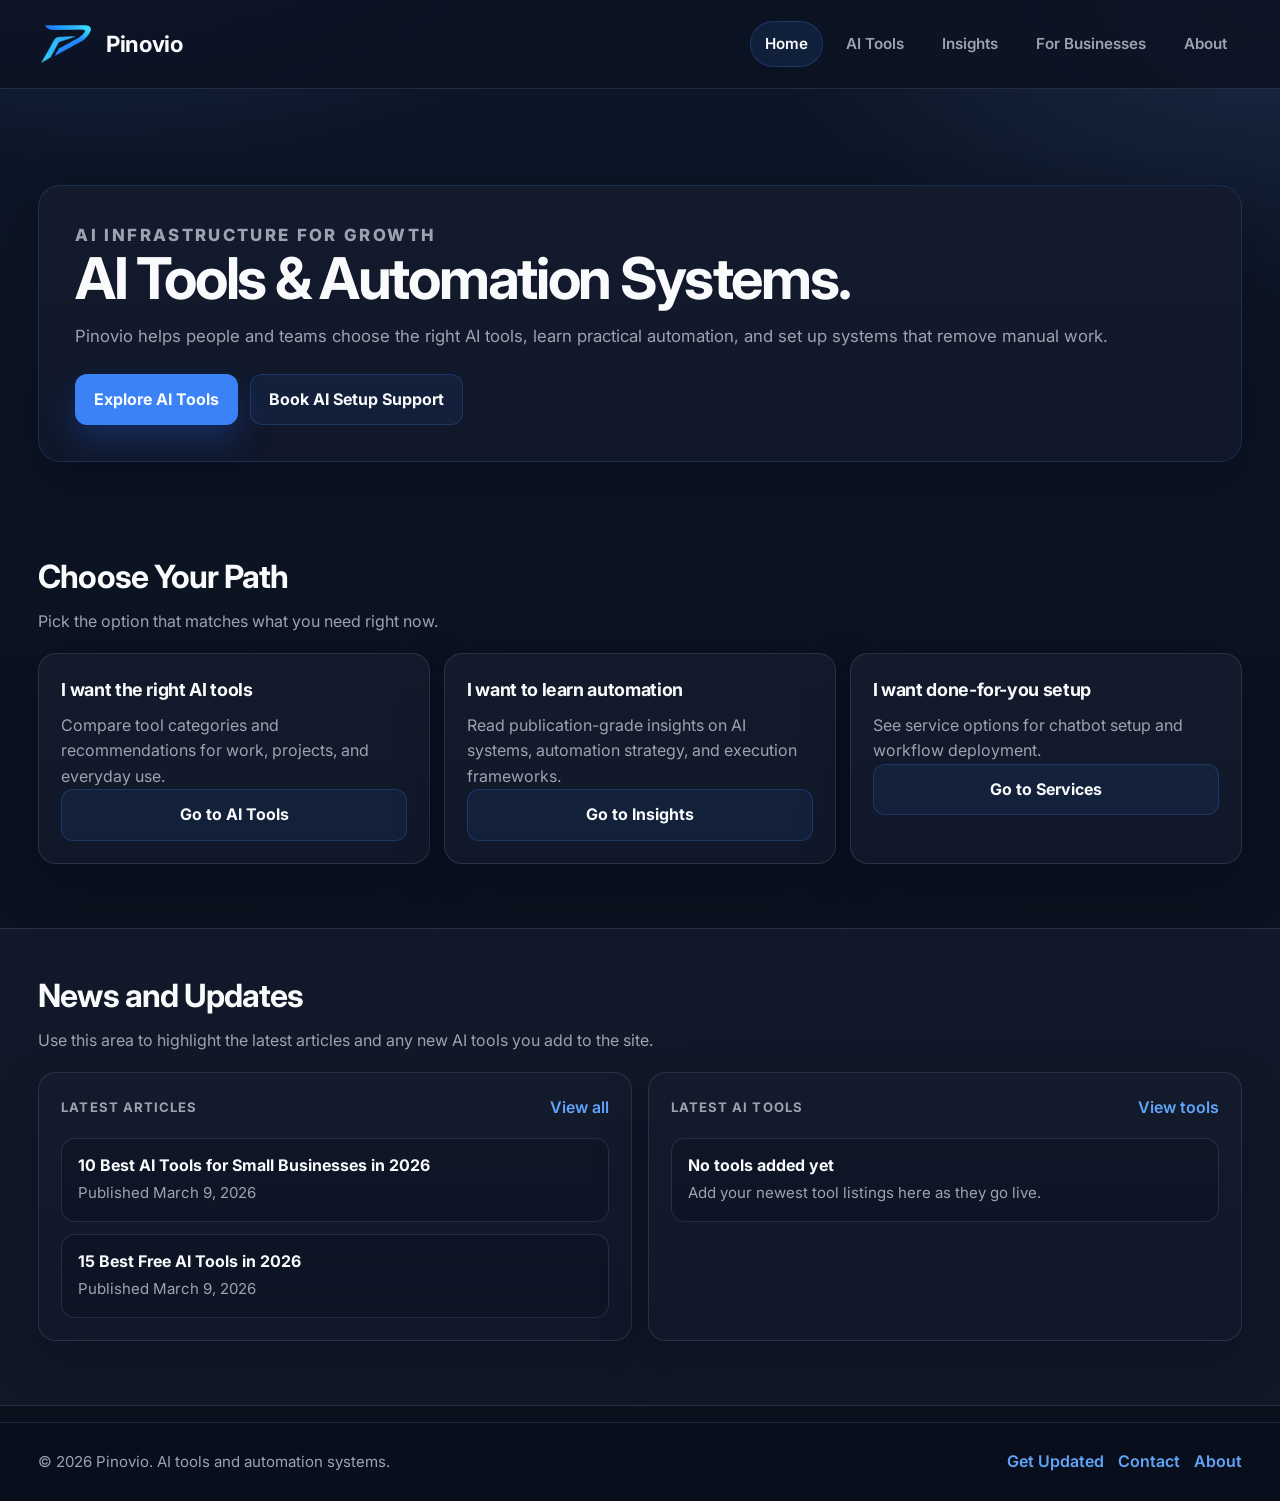
<file: index.html>
<!DOCTYPE html>
<html lang="en">
<head>
  <meta charset="UTF-8">
  <meta name="viewport" content="width=device-width, initial-scale=1.0">
  <title>Pinovio | AI Tools &amp; Automation Systems</title>
  <meta name="description" content="Pinovio helps people discover AI tools, automation systems, chatbots, and productivity stacks that improve speed, output, and operational performance.">
  <link rel="stylesheet" href="style.css?v=20260309">
</head>
<body>
  <div class="email-modal" aria-hidden="true">
    <div class="modal-card" role="dialog" aria-modal="true" aria-labelledby="signup-title">
      <button class="modal-close" type="button" aria-label="Close email signup">×</button>
      <p class="eyebrow">Get Updates</p>
      <h2 id="signup-title">Get AI tools and automation insights</h2>
      <p class="modal-copy">Short updates on new tools, practical workflows, and implementation playbooks.</p>
      <form class="email-capture-form" novalidate>
        <label for="modal-email">Email</label>
        <div class="email-row">
          <input id="modal-email" name="email" type="email" placeholder="you@example.com" required>
          <button type="submit" class="button button-primary">Join</button>
        </div>
        <p class="email-note" aria-live="polite"></p>
      </form>
    </div>
  </div>

  <header class="site-header">
    <div class="container nav-row">
      <a class="brand" href="index.html" aria-label="Pinovio home">
        <img src="assets/pinovio-logo-header.png" alt="Pinovio logo">
        <span>Pinovio</span>
      </a>
      <nav class="site-nav" aria-label="Primary">
        <a href="index.html" aria-current="page">Home</a>
        <a href="accessories.html">AI Tools</a>
        <a href="insights.html">Insights</a>
        <a href="for-businesses.html">For Businesses</a>
        <a href="about.html">About</a>
      </nav>
    </div>
  </header>

  <main>
    <section class="hero">
      <div class="container hero-layout hero-layout-single">
        <div class="hero-copy">
          <p class="eyebrow">AI Infrastructure for Growth</p>
          <h1>AI Tools &amp; Automation Systems.</h1>
          <p>Pinovio helps people and teams choose the right AI tools, learn practical automation, and set up systems that remove manual work.</p>
          <div class="hero-actions">
            <a class="button button-primary" href="accessories.html">Explore AI Tools</a>
            <a class="button button-secondary" href="for-businesses.html">Book AI Setup Support</a>
          </div>
        </div>
      </div>
    </section>

    <section class="section">
      <div class="container">
        <h2>Choose Your Path</h2>
        <p class="section-intro">Pick the option that matches what you need right now.</p>
        <div class="decision-grid">
          <article class="card decision-card">
            <h3>I want the right AI tools</h3>
            <p>Compare tool categories and recommendations for work, projects, and everyday use.</p>
            <a class="button button-secondary" href="accessories.html">Go to AI Tools</a>
          </article>
          <article class="card decision-card">
            <h3>I want to learn automation</h3>
            <p>Read publication-grade insights on AI systems, automation strategy, and execution frameworks.</p>
            <a class="button button-secondary" href="insights.html">Go to Insights</a>
          </article>
          <article class="card decision-card">
            <h3>I want done-for-you setup</h3>
            <p>See service options for chatbot setup and workflow deployment.</p>
            <a class="button button-secondary" href="for-businesses.html">Go to Services</a>
          </article>
        </div>
      </div>
    </section>

    <section class="section section-muted">
      <div class="container">
        <h2>News and Updates</h2>
        <p class="section-intro">Use this area to highlight the latest articles and any new AI tools you add to the site.</p>
        <div class="grid grid-2">
          <article class="card update-card">
            <div class="update-card-header">
              <p class="publication-meta">Latest Articles</p>
              <a href="insights.html">View all</a>
            </div>
            <div class="update-list">
              <a class="update-item" href="best-ai-tools-small-businesses-2026.html">
                <span class="update-title">10 Best AI Tools for Small Businesses in 2026</span>
                <span class="update-meta">Published March 9, 2026</span>
              </a>
              <a class="update-item" href="best-free-ai-tools-2026.html">
                <span class="update-title">15 Best Free AI Tools in 2026</span>
                <span class="update-meta">Published March 9, 2026</span>
              </a>
            </div>
          </article>

          <article class="card update-card">
            <div class="update-card-header">
              <p class="publication-meta">Latest AI Tools</p>
              <a href="accessories.html">View tools</a>
            </div>
            <div class="update-list">
              <div class="update-item update-item-static">
                <span class="update-title">No tools added yet</span>
                <span class="update-meta">Add your newest tool listings here as they go live.</span>
              </div>
            </div>
          </article>
        </div>
      </div>
    </section>

  </main>

  <footer class="site-footer">
    <div class="container footer-row">
      <p>© 2026 Pinovio. AI tools and automation systems.</p>
      <div class="footer-links">
        <a href="#join-updates" data-open-signup>Get Updated</a>
        <a href="contact.html">Contact</a>
        <a href="about.html">About</a>
      </div>
    </div>
  </footer>
  <script>
    (() => {
      const modal = document.querySelector('.email-modal');
      const closeButton = document.querySelector('.modal-close');
      const form = document.querySelector('.email-capture-form');
      const note = form?.querySelector('.email-note');
      const openTriggers = document.querySelectorAll('[data-open-signup]');

      if (!modal || !form) return;

      const openModal = () => {
        modal.classList.add('show');
        modal.setAttribute('aria-hidden', 'false');
        document.body.classList.add('modal-open');
      };

      const closeModal = () => {
        modal.classList.remove('show');
        modal.setAttribute('aria-hidden', 'true');
        document.body.classList.remove('modal-open');
      };

      const openedFromHash = window.location.hash === '#join-updates';
      if (openedFromHash) {
        openModal();
        if (window.history?.replaceState) {
          window.history.replaceState(null, '', window.location.pathname + window.location.search);
        }
      }

      openTriggers.forEach((trigger) => {
        trigger.addEventListener('click', (event) => {
          event.preventDefault();
          openModal();
        });
      });

      closeButton?.addEventListener('click', closeModal);
      modal.addEventListener('click', (event) => {
        if (event.target === modal) closeModal();
      });
      window.addEventListener('keydown', (event) => {
        if (event.key === 'Escape' && modal.classList.contains('show')) closeModal();
      });

      form.addEventListener('submit', async (event) => {
        event.preventDefault();
        const emailInput = form.elements.email;
        const email = emailInput.value.trim();
        const setNote = (text) => {
          if (note) note.textContent = text;
        };
        if (!email) {
          setNote('Please enter your email.');
          return;
        }

        setNote('Submitting...');
        try {
          const response = await fetch('/signup', {
            method: 'POST',
            headers: { 'Content-Type': 'application/json' },
            body: JSON.stringify({ email }),
          });
          if (!response.ok) throw new Error('signup-failed');
          setNote('Thanks. You are on the list.');
          emailInput.value = '';
          setTimeout(closeModal, 700);
        } catch (_) {
          setNote('Could not submit. Please try again.');
        }
      });
    })();
  </script>
</body>
</html>
</file>
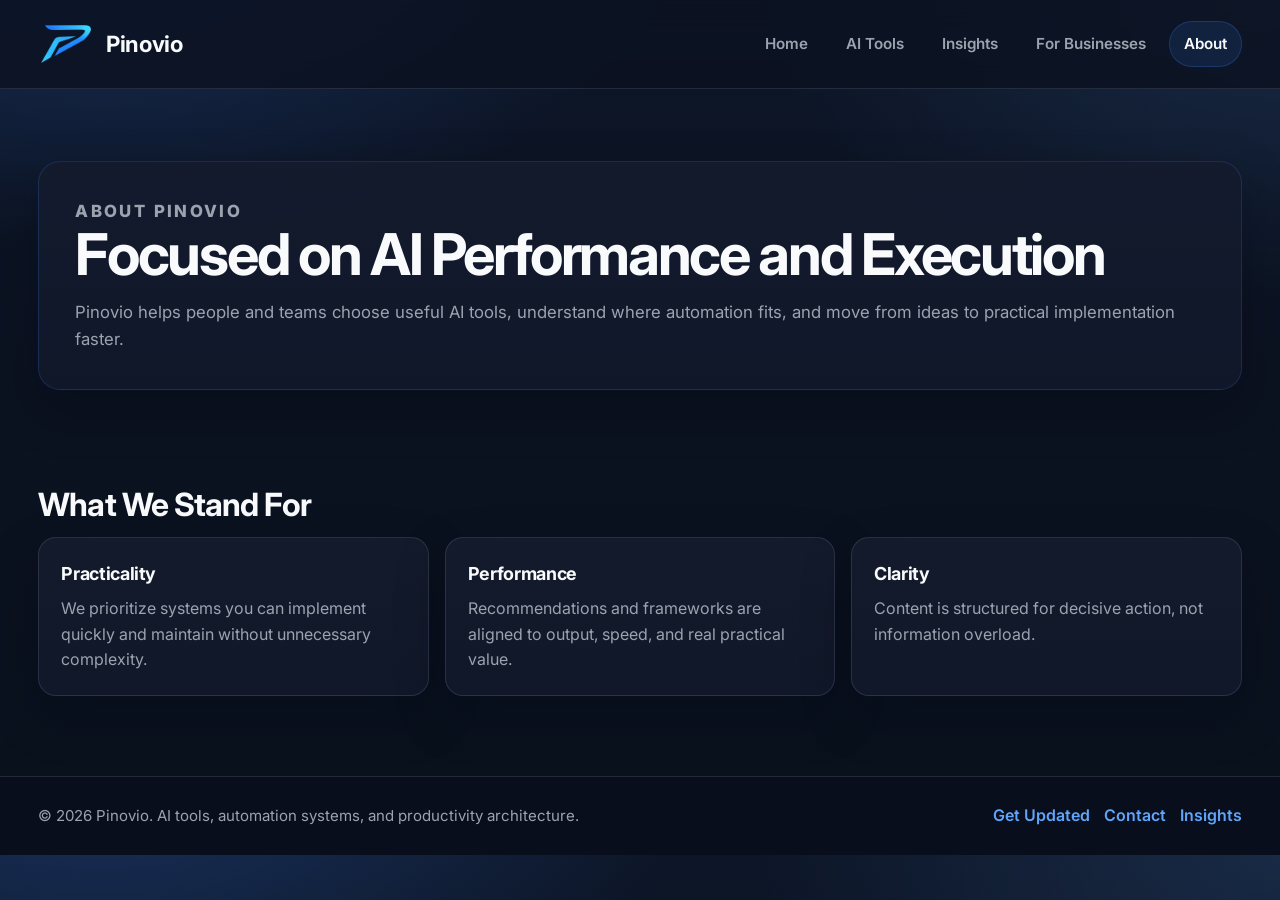
<file: about.html>
<!DOCTYPE html>
<html lang="en">
<head>
  <meta charset="UTF-8">
  <meta name="viewport" content="width=device-width, initial-scale=1.0">
  <title>About | Pinovio</title>
  <meta name="description" content="Learn how Pinovio helps people and teams use AI tools, automation systems, and workflow infrastructure more effectively.">
  <link rel="stylesheet" href="style.css?v=20260309">
</head>
<body>
  <header class="site-header">
    <div class="container nav-row">
      <a class="brand" href="index.html" aria-label="Pinovio home">
        <img src="assets/pinovio-logo-header.png" alt="Pinovio logo">
        <span>Pinovio</span>
      </a>
      <nav class="site-nav" aria-label="Primary">
        <a href="index.html">Home</a>
        <a href="accessories.html">AI Tools</a>
        <a href="insights.html">Insights</a>
        <a href="for-businesses.html">For Businesses</a>
        <a href="about.html" aria-current="page">About</a>
      </nav>
    </div>
  </header>

  <main>
    <section class="hero hero-compact">
      <div class="container hero-layout">
        <div class="hero-copy">
          <p class="eyebrow">About Pinovio</p>
          <h1>Focused on AI Performance and Execution</h1>
          <p>Pinovio helps people and teams choose useful AI tools, understand where automation fits, and move from ideas to practical implementation faster.</p>
        </div>
      </div>
    </section>

    <section class="section">
      <div class="container">
        <h2>What We Stand For</h2>
        <div class="grid grid-3">
          <article class="card">
            <h3>Practicality</h3>
            <p>We prioritize systems you can implement quickly and maintain without unnecessary complexity.</p>
          </article>
          <article class="card">
            <h3>Performance</h3>
            <p>Recommendations and frameworks are aligned to output, speed, and real practical value.</p>
          </article>
          <article class="card">
            <h3>Clarity</h3>
            <p>Content is structured for decisive action, not information overload.</p>
          </article>
        </div>
      </div>
    </section>

  </main>

  <footer class="site-footer">
    <div class="container footer-row">
      <p>© 2026 Pinovio. AI tools, automation systems, and productivity architecture.</p>
      <div class="footer-links">
        <a href="index.html#join-updates">Get Updated</a>
        <a href="contact.html">Contact</a>
        <a href="insights.html">Insights</a>
      </div>
    </div>
  </footer>
</body>
</html>
</file>
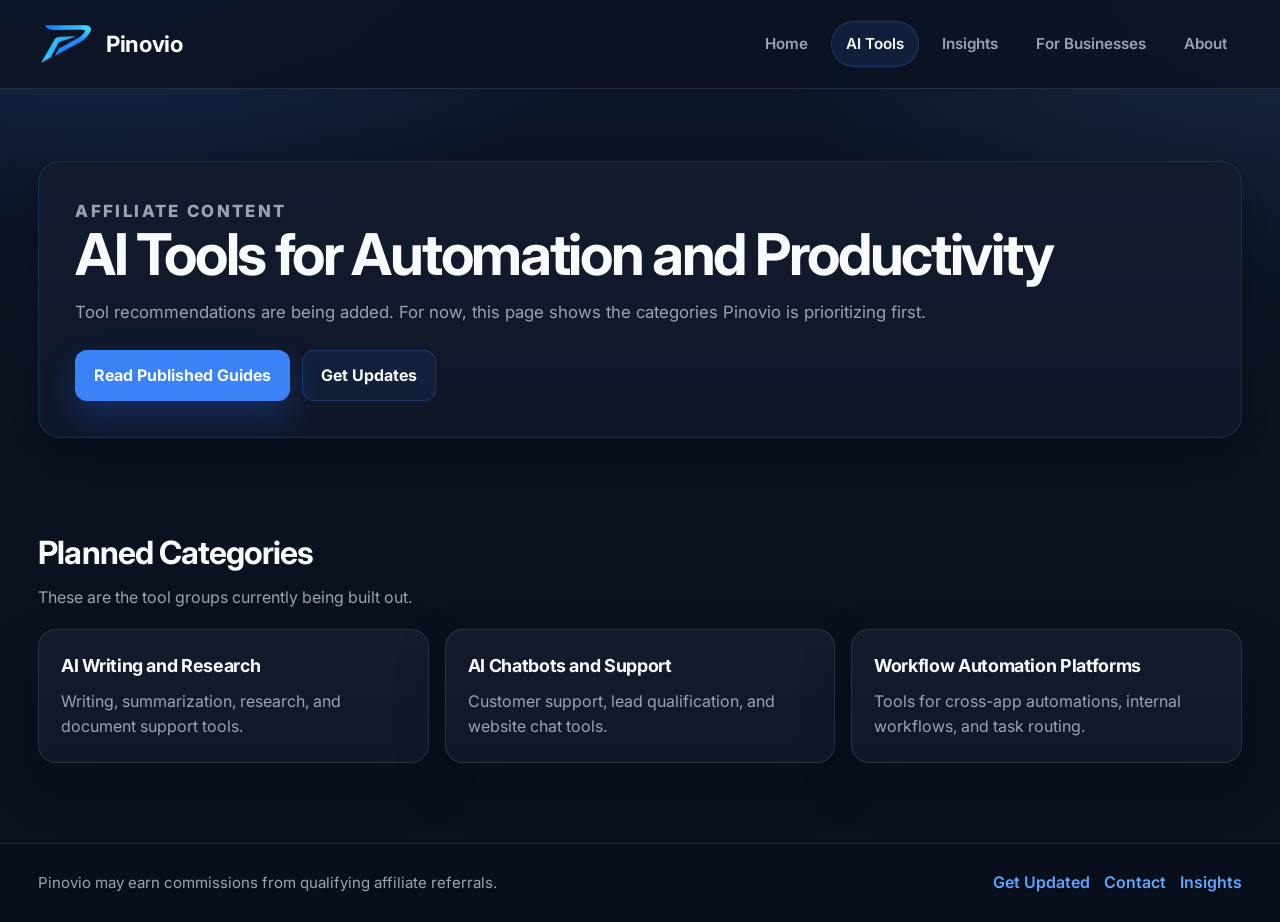
<file: accessories.html>
<!DOCTYPE html>
<html lang="en">
<head>
  <meta charset="UTF-8">
  <meta name="viewport" content="width=device-width, initial-scale=1.0">
  <title>AI Tools | Pinovio</title>
  <meta name="description" content="Explore Pinovio's AI tools for productivity, automation, chatbots, and everyday workflows. Affiliate-backed recommendations for modern users and teams.">
  <link rel="stylesheet" href="style.css?v=20260309">
</head>
<body>
  <header class="site-header">
    <div class="container nav-row">
      <a class="brand" href="index.html" aria-label="Pinovio home">
        <img src="assets/pinovio-logo-header.png" alt="Pinovio logo">
        <span>Pinovio</span>
      </a>
      <nav class="site-nav" aria-label="Primary">
        <a href="index.html">Home</a>
        <a href="accessories.html" aria-current="page">AI Tools</a>
        <a href="insights.html">Insights</a>
        <a href="for-businesses.html">For Businesses</a>
        <a href="about.html">About</a>
      </nav>
    </div>
  </header>

  <main>
    <section class="hero hero-compact">
      <div class="container hero-layout">
        <div class="hero-copy">
          <p class="eyebrow">Affiliate Content</p>
          <h1>AI Tools for Automation and Productivity</h1>
          <p>Tool recommendations are being added. For now, this page shows the categories Pinovio is prioritizing first.</p>
          <div class="hero-actions">
            <a class="button button-primary" href="insights.html">Read Published Guides</a>
            <a class="button button-secondary" href="index.html#join-updates">Get Updates</a>
          </div>
        </div>
      </div>
    </section>

    <section class="section">
      <div class="container">
        <h2>Planned Categories</h2>
        <p class="section-intro">These are the tool groups currently being built out.</p>
        <div class="grid grid-3">
          <article class="card">
            <h3>AI Writing and Research</h3>
            <p>Writing, summarization, research, and document support tools.</p>
          </article>
          <article class="card">
            <h3>AI Chatbots and Support</h3>
            <p>Customer support, lead qualification, and website chat tools.</p>
          </article>
          <article class="card">
            <h3>Workflow Automation Platforms</h3>
            <p>Tools for cross-app automations, internal workflows, and task routing.</p>
          </article>
        </div>
      </div>
    </section>
  </main>

  <footer class="site-footer">
    <div class="container footer-row">
      <p>Pinovio may earn commissions from qualifying affiliate referrals.</p>
      <div class="footer-links">
        <a href="index.html#join-updates">Get Updated</a>
        <a href="contact.html">Contact</a>
        <a href="insights.html">Insights</a>
      </div>
    </div>
  </footer>
</body>
</html>
</file>
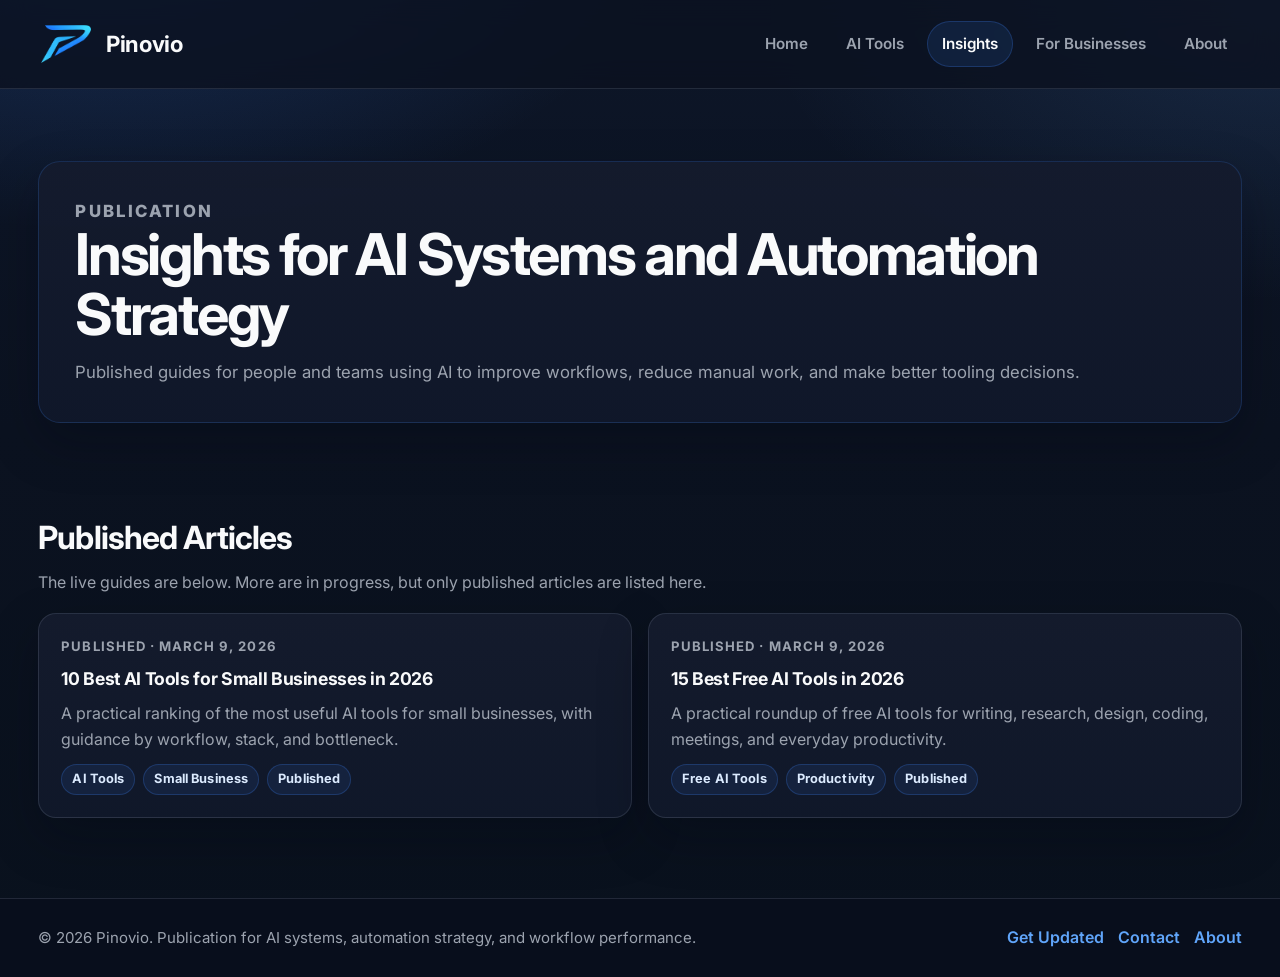
<file: automation-guides.html>
<!DOCTYPE html>
<html lang="en">
<head>
  <meta charset="UTF-8">
  <meta name="viewport" content="width=device-width, initial-scale=1.0">
  <title>Insights | Pinovio</title>
  <meta name="description" content="Pinovio Insights publication for AI tools, automation systems, chatbots, workflow optimization, and productivity strategy.">
  <link rel="canonical" href="/insights.html">
  <meta http-equiv="refresh" content="0; url=/insights.html">
  <script>
    window.location.replace('/insights.html');
  </script>
</head>
<body>
  <p>Redirecting to <a href="/insights.html">Insights</a>...</p>
</body>
</html>
</file>
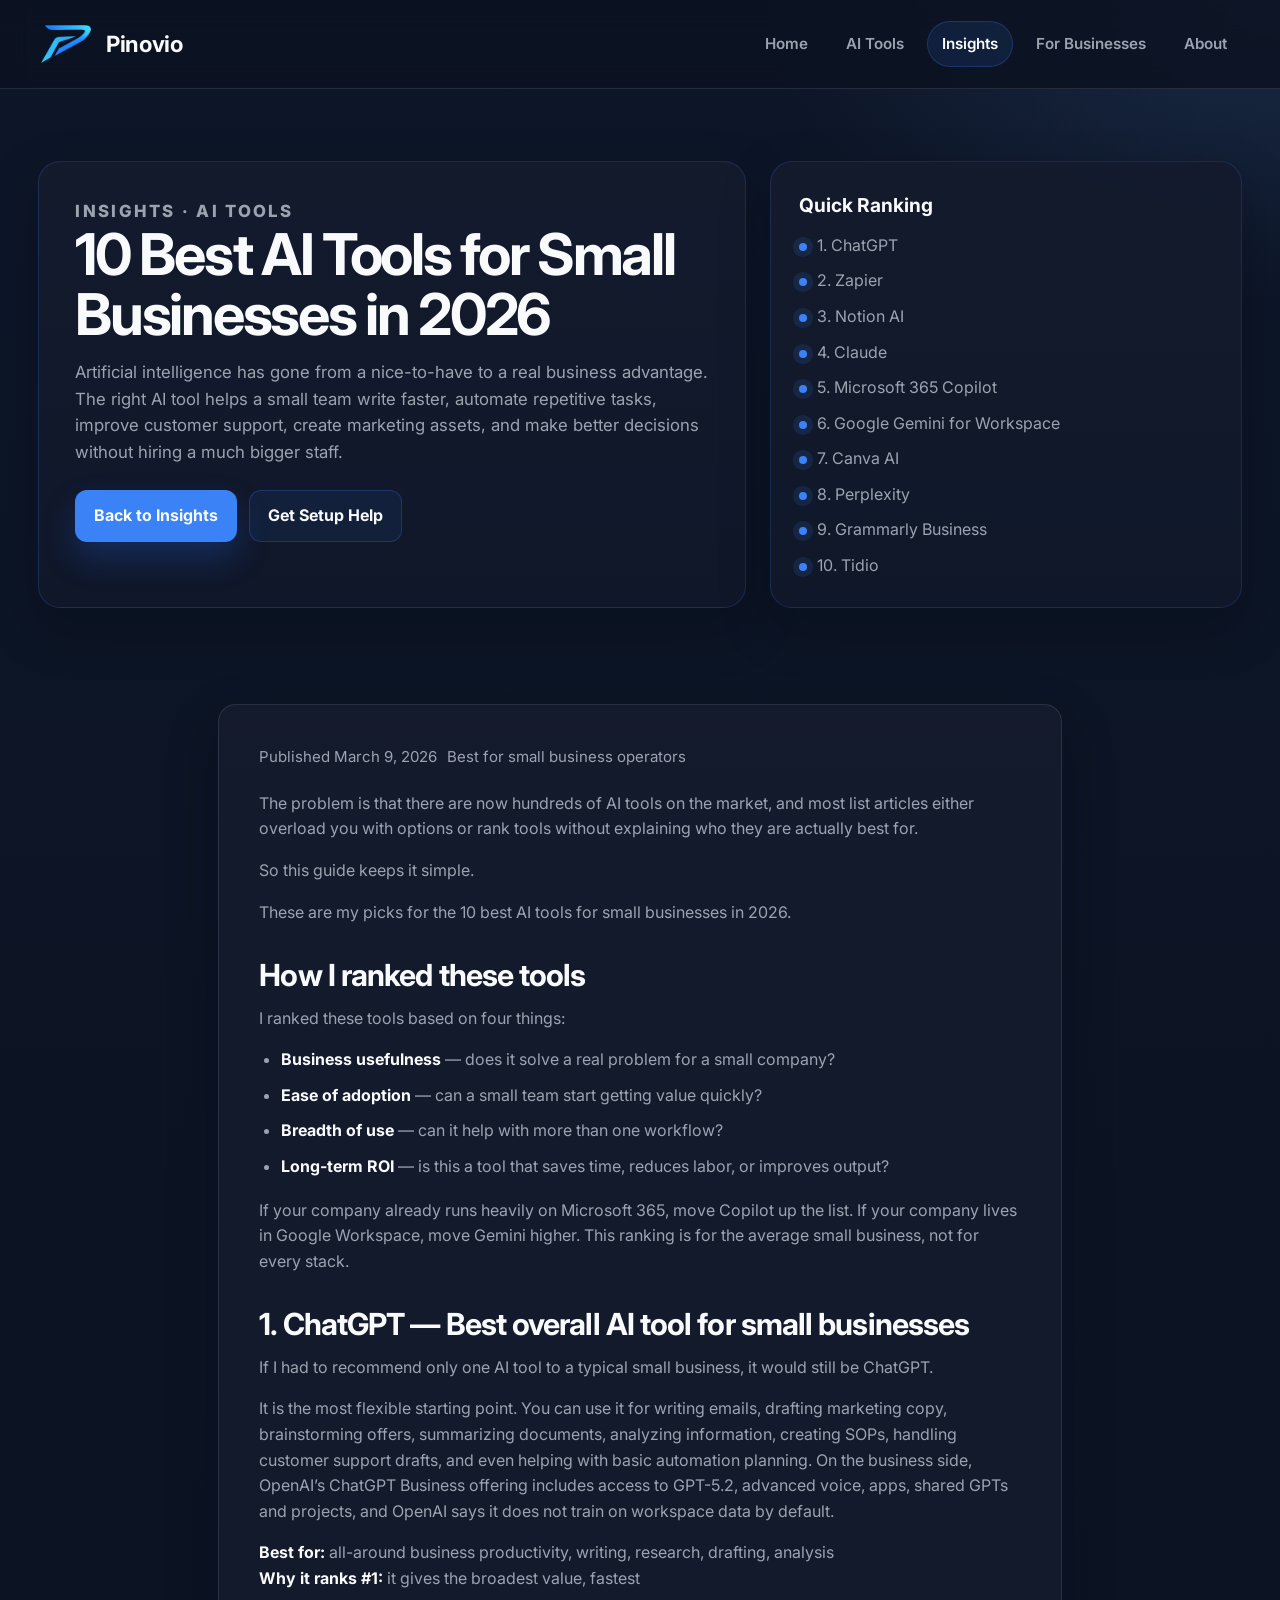
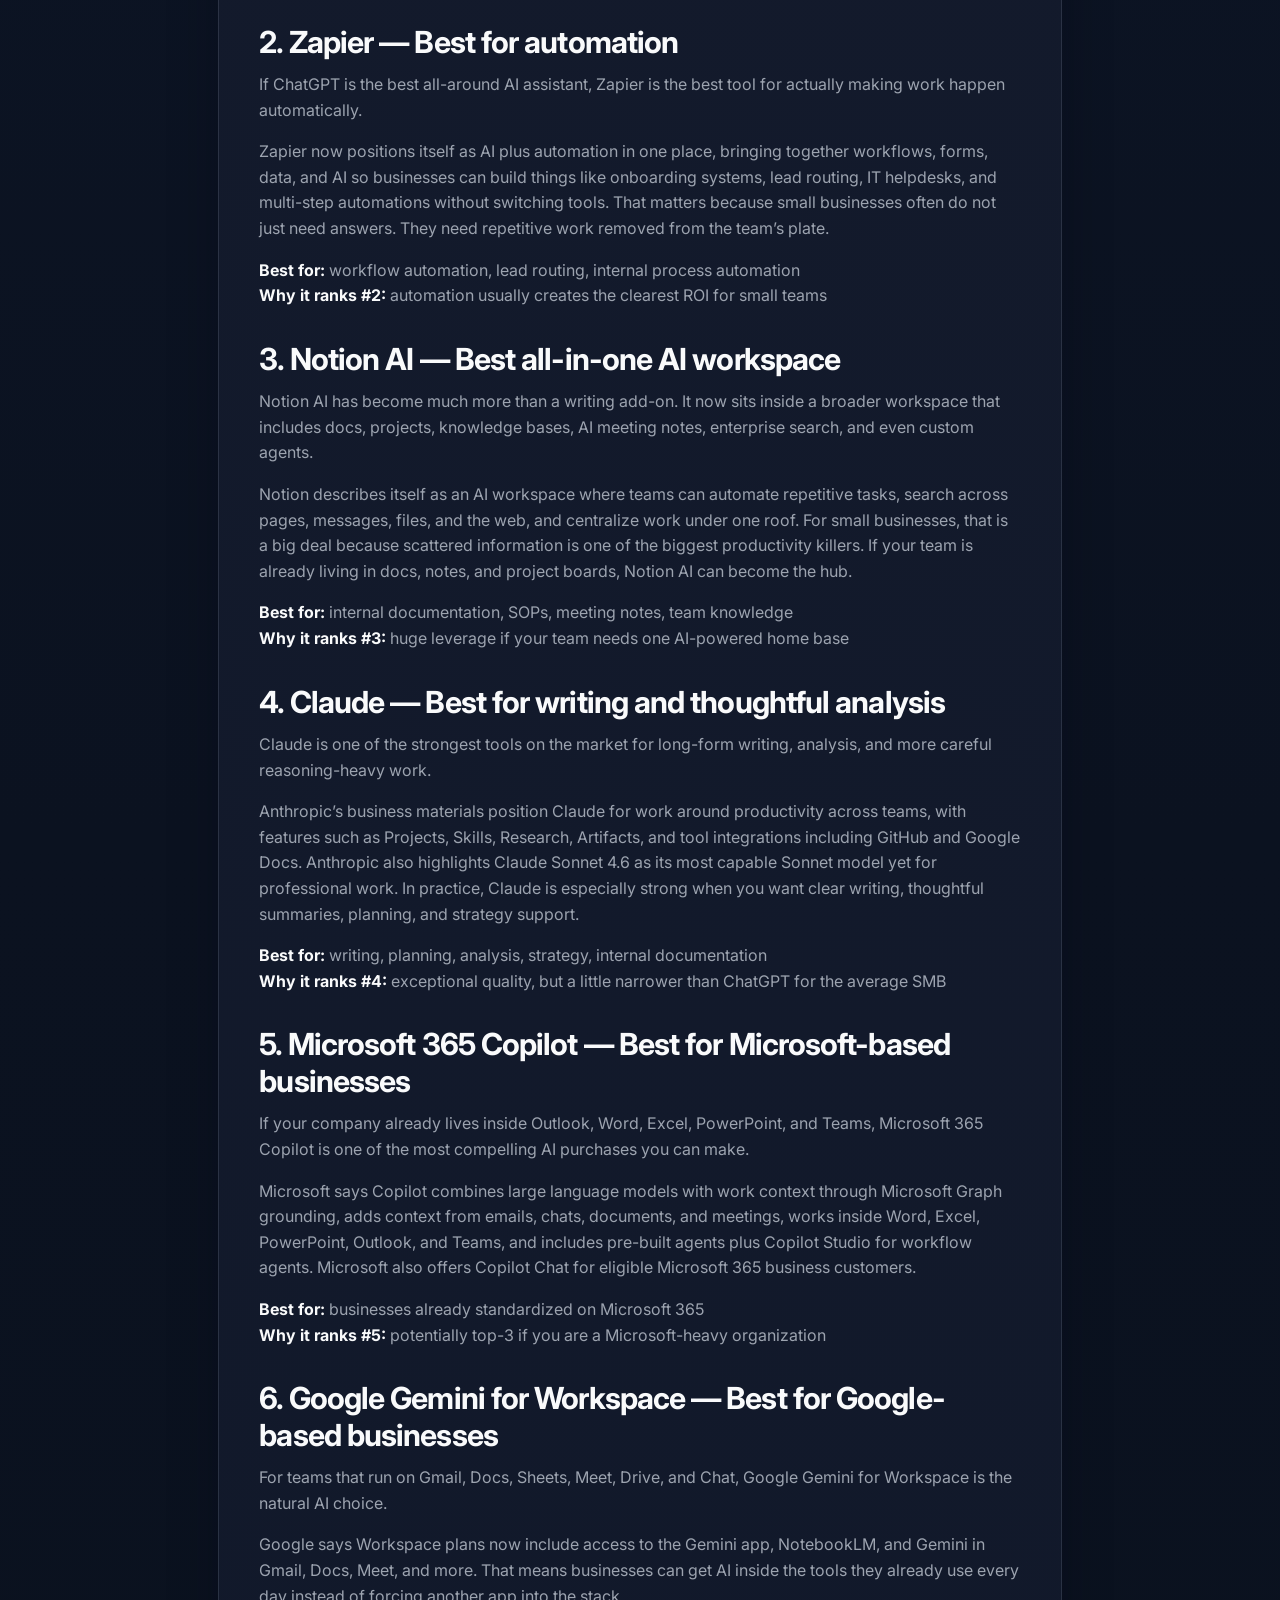
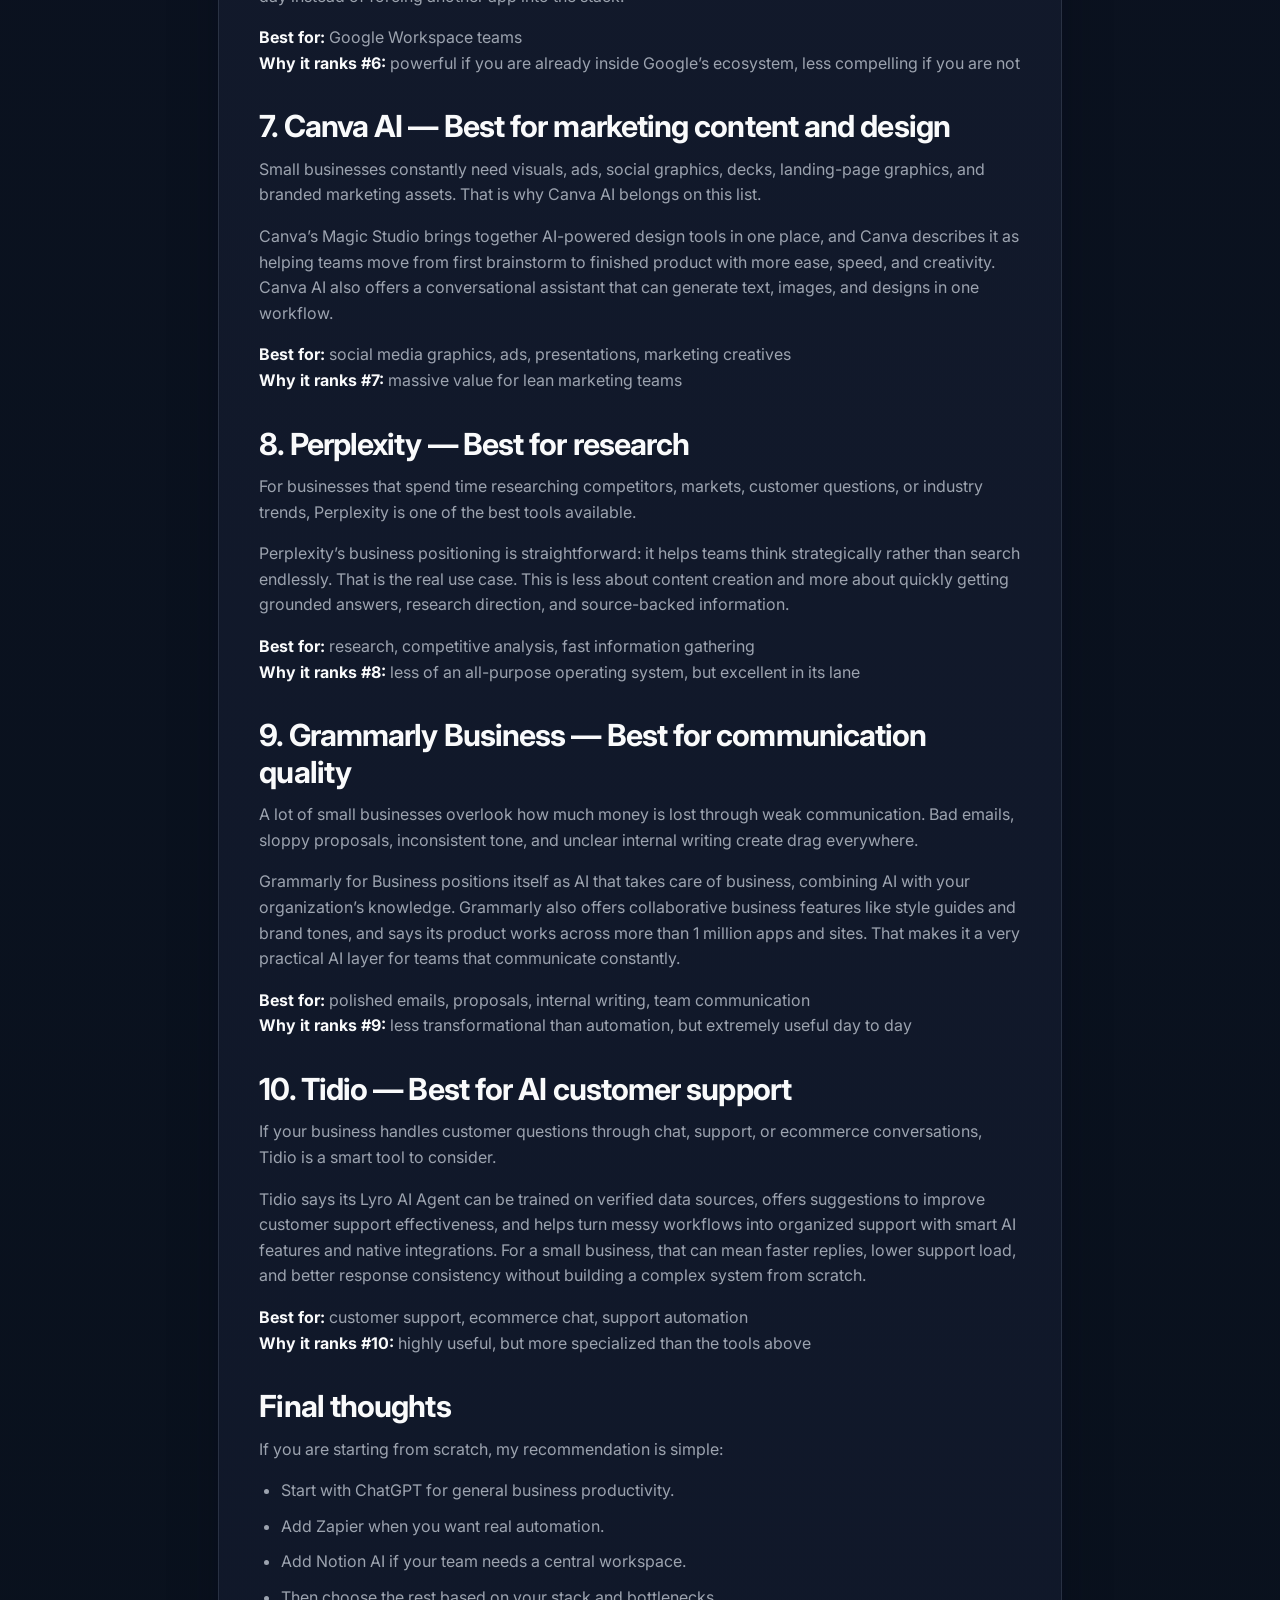
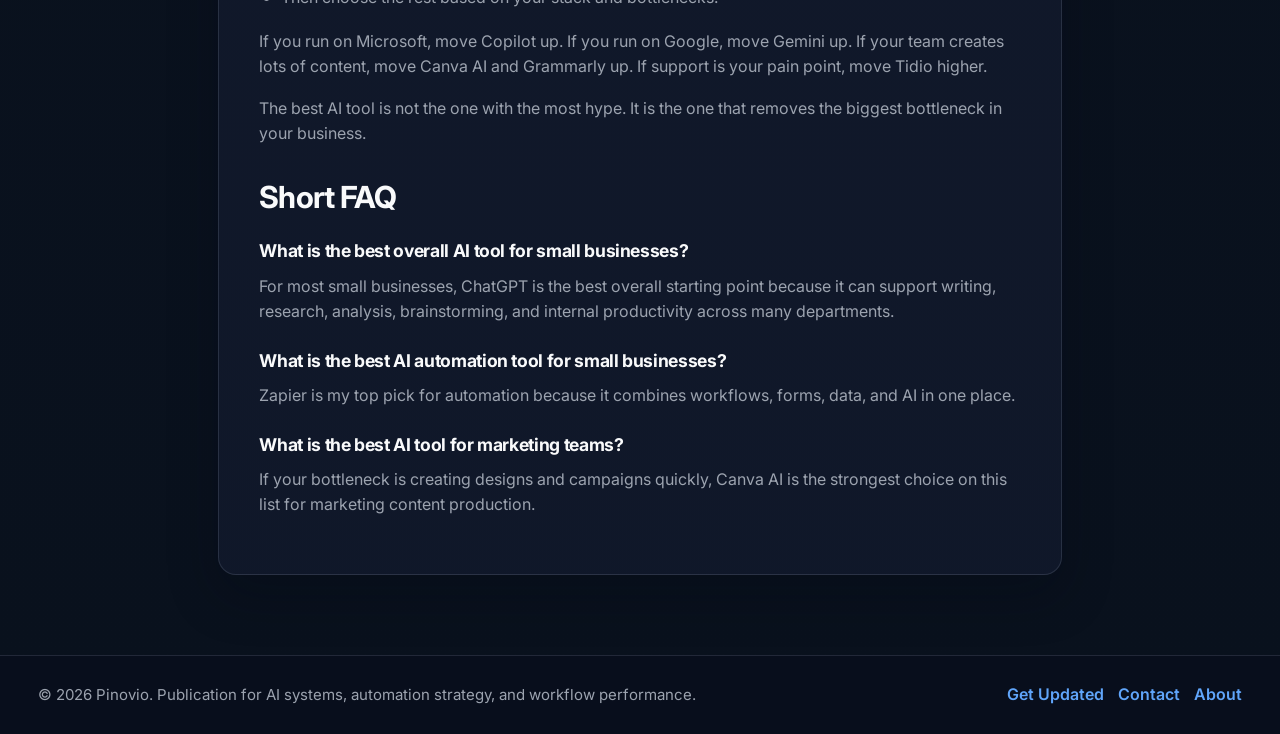
<file: best-ai-tools-small-businesses-2026.html>
<!DOCTYPE html>
<html lang="en">
<head>
  <meta charset="UTF-8">
  <meta name="viewport" content="width=device-width, initial-scale=1.0">
  <title>10 Best AI Tools for Small Businesses in 2026 | Pinovio Insights</title>
  <meta name="description" content="A practical ranking of the best AI tools for small businesses in 2026, including ChatGPT, Zapier, Notion AI, Claude, Copilot, Gemini, Canva, and more.">
  <link rel="stylesheet" href="style.css?v=20260309">
</head>
<body>
  <header class="site-header">
    <div class="container nav-row">
      <a class="brand" href="index.html" aria-label="Pinovio home">
        <img src="assets/pinovio-logo-header.png" alt="Pinovio logo">
        <span>Pinovio</span>
      </a>
      <nav class="site-nav" aria-label="Primary">
        <a href="index.html">Home</a>
        <a href="accessories.html">AI Tools</a>
        <a href="insights.html" aria-current="page">Insights</a>
        <a href="for-businesses.html">For Businesses</a>
        <a href="about.html">About</a>
      </nav>
    </div>
  </header>

  <main>
    <section class="hero hero-compact">
      <div class="container hero-layout">
        <div class="hero-copy">
          <p class="eyebrow">Insights · AI Tools</p>
          <h1>10 Best AI Tools for Small Businesses in 2026</h1>
          <p>Artificial intelligence has gone from a nice-to-have to a real business advantage. The right AI tool helps a small team write faster, automate repetitive tasks, improve customer support, create marketing assets, and make better decisions without hiring a much bigger staff.</p>
          <div class="hero-actions">
            <a class="button button-primary" href="insights.html">Back to Insights</a>
            <a class="button button-secondary" href="for-businesses.html">Get Setup Help</a>
          </div>
        </div>
        <aside class="hero-panel">
          <h2>Quick Ranking</h2>
          <ul>
            <li>1. ChatGPT</li>
            <li>2. Zapier</li>
            <li>3. Notion AI</li>
            <li>4. Claude</li>
            <li>5. Microsoft 365 Copilot</li>
            <li>6. Google Gemini for Workspace</li>
            <li>7. Canva AI</li>
            <li>8. Perplexity</li>
            <li>9. Grammarly Business</li>
            <li>10. Tidio</li>
          </ul>
        </aside>
      </div>
    </section>

    <section class="section">
      <div class="container article-shell">
        <article class="card article-card article-body">
          <div class="article-header-meta">
            <span>Published March 9, 2026</span>
            <span>Best for small business operators</span>
          </div>

          <p>The problem is that there are now hundreds of AI tools on the market, and most list articles either overload you with options or rank tools without explaining who they are actually best for.</p>
          <p>So this guide keeps it simple.</p>
          <p>These are my picks for the 10 best AI tools for small businesses in 2026.</p>

          <h2>How I ranked these tools</h2>
          <p>I ranked these tools based on four things:</p>
          <ul>
            <li><strong>Business usefulness</strong> — does it solve a real problem for a small company?</li>
            <li><strong>Ease of adoption</strong> — can a small team start getting value quickly?</li>
            <li><strong>Breadth of use</strong> — can it help with more than one workflow?</li>
            <li><strong>Long-term ROI</strong> — is this a tool that saves time, reduces labor, or improves output?</li>
          </ul>
          <p>If your company already runs heavily on Microsoft 365, move Copilot up the list. If your company lives in Google Workspace, move Gemini higher. This ranking is for the average small business, not for every stack.</p>

          <h2>1. ChatGPT — Best overall AI tool for small businesses</h2>
          <p>If I had to recommend only one AI tool to a typical small business, it would still be ChatGPT.</p>
          <p>It is the most flexible starting point. You can use it for writing emails, drafting marketing copy, brainstorming offers, summarizing documents, analyzing information, creating SOPs, handling customer support drafts, and even helping with basic automation planning. On the business side, OpenAI&rsquo;s ChatGPT Business offering includes access to GPT-5.2, advanced voice, apps, shared GPTs and projects, and OpenAI says it does not train on workspace data by default.</p>
          <p><strong>Best for:</strong> all-around business productivity, writing, research, drafting, analysis<br><strong>Why it ranks #1:</strong> it gives the broadest value, fastest</p>

          <h2>2. Zapier — Best for automation</h2>
          <p>If ChatGPT is the best all-around AI assistant, Zapier is the best tool for actually making work happen automatically.</p>
          <p>Zapier now positions itself as AI plus automation in one place, bringing together workflows, forms, data, and AI so businesses can build things like onboarding systems, lead routing, IT helpdesks, and multi-step automations without switching tools. That matters because small businesses often do not just need answers. They need repetitive work removed from the team&rsquo;s plate.</p>
          <p><strong>Best for:</strong> workflow automation, lead routing, internal process automation<br><strong>Why it ranks #2:</strong> automation usually creates the clearest ROI for small teams</p>

          <h2>3. Notion AI — Best all-in-one AI workspace</h2>
          <p>Notion AI has become much more than a writing add-on. It now sits inside a broader workspace that includes docs, projects, knowledge bases, AI meeting notes, enterprise search, and even custom agents.</p>
          <p>Notion describes itself as an AI workspace where teams can automate repetitive tasks, search across pages, messages, files, and the web, and centralize work under one roof. For small businesses, that is a big deal because scattered information is one of the biggest productivity killers. If your team is already living in docs, notes, and project boards, Notion AI can become the hub.</p>
          <p><strong>Best for:</strong> internal documentation, SOPs, meeting notes, team knowledge<br><strong>Why it ranks #3:</strong> huge leverage if your team needs one AI-powered home base</p>

          <h2>4. Claude — Best for writing and thoughtful analysis</h2>
          <p>Claude is one of the strongest tools on the market for long-form writing, analysis, and more careful reasoning-heavy work.</p>
          <p>Anthropic&rsquo;s business materials position Claude for work around productivity across teams, with features such as Projects, Skills, Research, Artifacts, and tool integrations including GitHub and Google Docs. Anthropic also highlights Claude Sonnet 4.6 as its most capable Sonnet model yet for professional work. In practice, Claude is especially strong when you want clear writing, thoughtful summaries, planning, and strategy support.</p>
          <p><strong>Best for:</strong> writing, planning, analysis, strategy, internal documentation<br><strong>Why it ranks #4:</strong> exceptional quality, but a little narrower than ChatGPT for the average SMB</p>

          <h2>5. Microsoft 365 Copilot — Best for Microsoft-based businesses</h2>
          <p>If your company already lives inside Outlook, Word, Excel, PowerPoint, and Teams, Microsoft 365 Copilot is one of the most compelling AI purchases you can make.</p>
          <p>Microsoft says Copilot combines large language models with work context through Microsoft Graph grounding, adds context from emails, chats, documents, and meetings, works inside Word, Excel, PowerPoint, Outlook, and Teams, and includes pre-built agents plus Copilot Studio for workflow agents. Microsoft also offers Copilot Chat for eligible Microsoft 365 business customers.</p>
          <p><strong>Best for:</strong> businesses already standardized on Microsoft 365<br><strong>Why it ranks #5:</strong> potentially top-3 if you are a Microsoft-heavy organization</p>

          <h2>6. Google Gemini for Workspace — Best for Google-based businesses</h2>
          <p>For teams that run on Gmail, Docs, Sheets, Meet, Drive, and Chat, Google Gemini for Workspace is the natural AI choice.</p>
          <p>Google says Workspace plans now include access to the Gemini app, NotebookLM, and Gemini in Gmail, Docs, Meet, and more. That means businesses can get AI inside the tools they already use every day instead of forcing another app into the stack.</p>
          <p><strong>Best for:</strong> Google Workspace teams<br><strong>Why it ranks #6:</strong> powerful if you are already inside Google&rsquo;s ecosystem, less compelling if you are not</p>

          <h2>7. Canva AI — Best for marketing content and design</h2>
          <p>Small businesses constantly need visuals, ads, social graphics, decks, landing-page graphics, and branded marketing assets. That is why Canva AI belongs on this list.</p>
          <p>Canva&rsquo;s Magic Studio brings together AI-powered design tools in one place, and Canva describes it as helping teams move from first brainstorm to finished product with more ease, speed, and creativity. Canva AI also offers a conversational assistant that can generate text, images, and designs in one workflow.</p>
          <p><strong>Best for:</strong> social media graphics, ads, presentations, marketing creatives<br><strong>Why it ranks #7:</strong> massive value for lean marketing teams</p>

          <h2>8. Perplexity — Best for research</h2>
          <p>For businesses that spend time researching competitors, markets, customer questions, or industry trends, Perplexity is one of the best tools available.</p>
          <p>Perplexity&rsquo;s business positioning is straightforward: it helps teams think strategically rather than search endlessly. That is the real use case. This is less about content creation and more about quickly getting grounded answers, research direction, and source-backed information.</p>
          <p><strong>Best for:</strong> research, competitive analysis, fast information gathering<br><strong>Why it ranks #8:</strong> less of an all-purpose operating system, but excellent in its lane</p>

          <h2>9. Grammarly Business — Best for communication quality</h2>
          <p>A lot of small businesses overlook how much money is lost through weak communication. Bad emails, sloppy proposals, inconsistent tone, and unclear internal writing create drag everywhere.</p>
          <p>Grammarly for Business positions itself as AI that takes care of business, combining AI with your organization&rsquo;s knowledge. Grammarly also offers collaborative business features like style guides and brand tones, and says its product works across more than 1 million apps and sites. That makes it a very practical AI layer for teams that communicate constantly.</p>
          <p><strong>Best for:</strong> polished emails, proposals, internal writing, team communication<br><strong>Why it ranks #9:</strong> less transformational than automation, but extremely useful day to day</p>

          <h2>10. Tidio — Best for AI customer support</h2>
          <p>If your business handles customer questions through chat, support, or ecommerce conversations, Tidio is a smart tool to consider.</p>
          <p>Tidio says its Lyro AI Agent can be trained on verified data sources, offers suggestions to improve customer support effectiveness, and helps turn messy workflows into organized support with smart AI features and native integrations. For a small business, that can mean faster replies, lower support load, and better response consistency without building a complex system from scratch.</p>
          <p><strong>Best for:</strong> customer support, ecommerce chat, support automation<br><strong>Why it ranks #10:</strong> highly useful, but more specialized than the tools above</p>

          <h2>Final thoughts</h2>
          <p>If you are starting from scratch, my recommendation is simple:</p>
          <ul>
            <li>Start with ChatGPT for general business productivity.</li>
            <li>Add Zapier when you want real automation.</li>
            <li>Add Notion AI if your team needs a central workspace.</li>
            <li>Then choose the rest based on your stack and bottlenecks.</li>
          </ul>
          <p>If you run on Microsoft, move Copilot up. If you run on Google, move Gemini up. If your team creates lots of content, move Canva AI and Grammarly up. If support is your pain point, move Tidio higher.</p>
          <p>The best AI tool is not the one with the most hype. It is the one that removes the biggest bottleneck in your business.</p>

          <h2>Short FAQ</h2>
          <h3>What is the best overall AI tool for small businesses?</h3>
          <p>For most small businesses, ChatGPT is the best overall starting point because it can support writing, research, analysis, brainstorming, and internal productivity across many departments.</p>

          <h3>What is the best AI automation tool for small businesses?</h3>
          <p>Zapier is my top pick for automation because it combines workflows, forms, data, and AI in one place.</p>

          <h3>What is the best AI tool for marketing teams?</h3>
          <p>If your bottleneck is creating designs and campaigns quickly, Canva AI is the strongest choice on this list for marketing content production.</p>
        </article>
      </div>
    </section>
  </main>

  <footer class="site-footer">
    <div class="container footer-row">
      <p>© 2026 Pinovio. Publication for AI systems, automation strategy, and workflow performance.</p>
      <div class="footer-links">
        <a href="index.html#join-updates">Get Updated</a>
        <a href="contact.html">Contact</a>
        <a href="about.html">About</a>
      </div>
    </div>
  </footer>
</body>
</html>
</file>
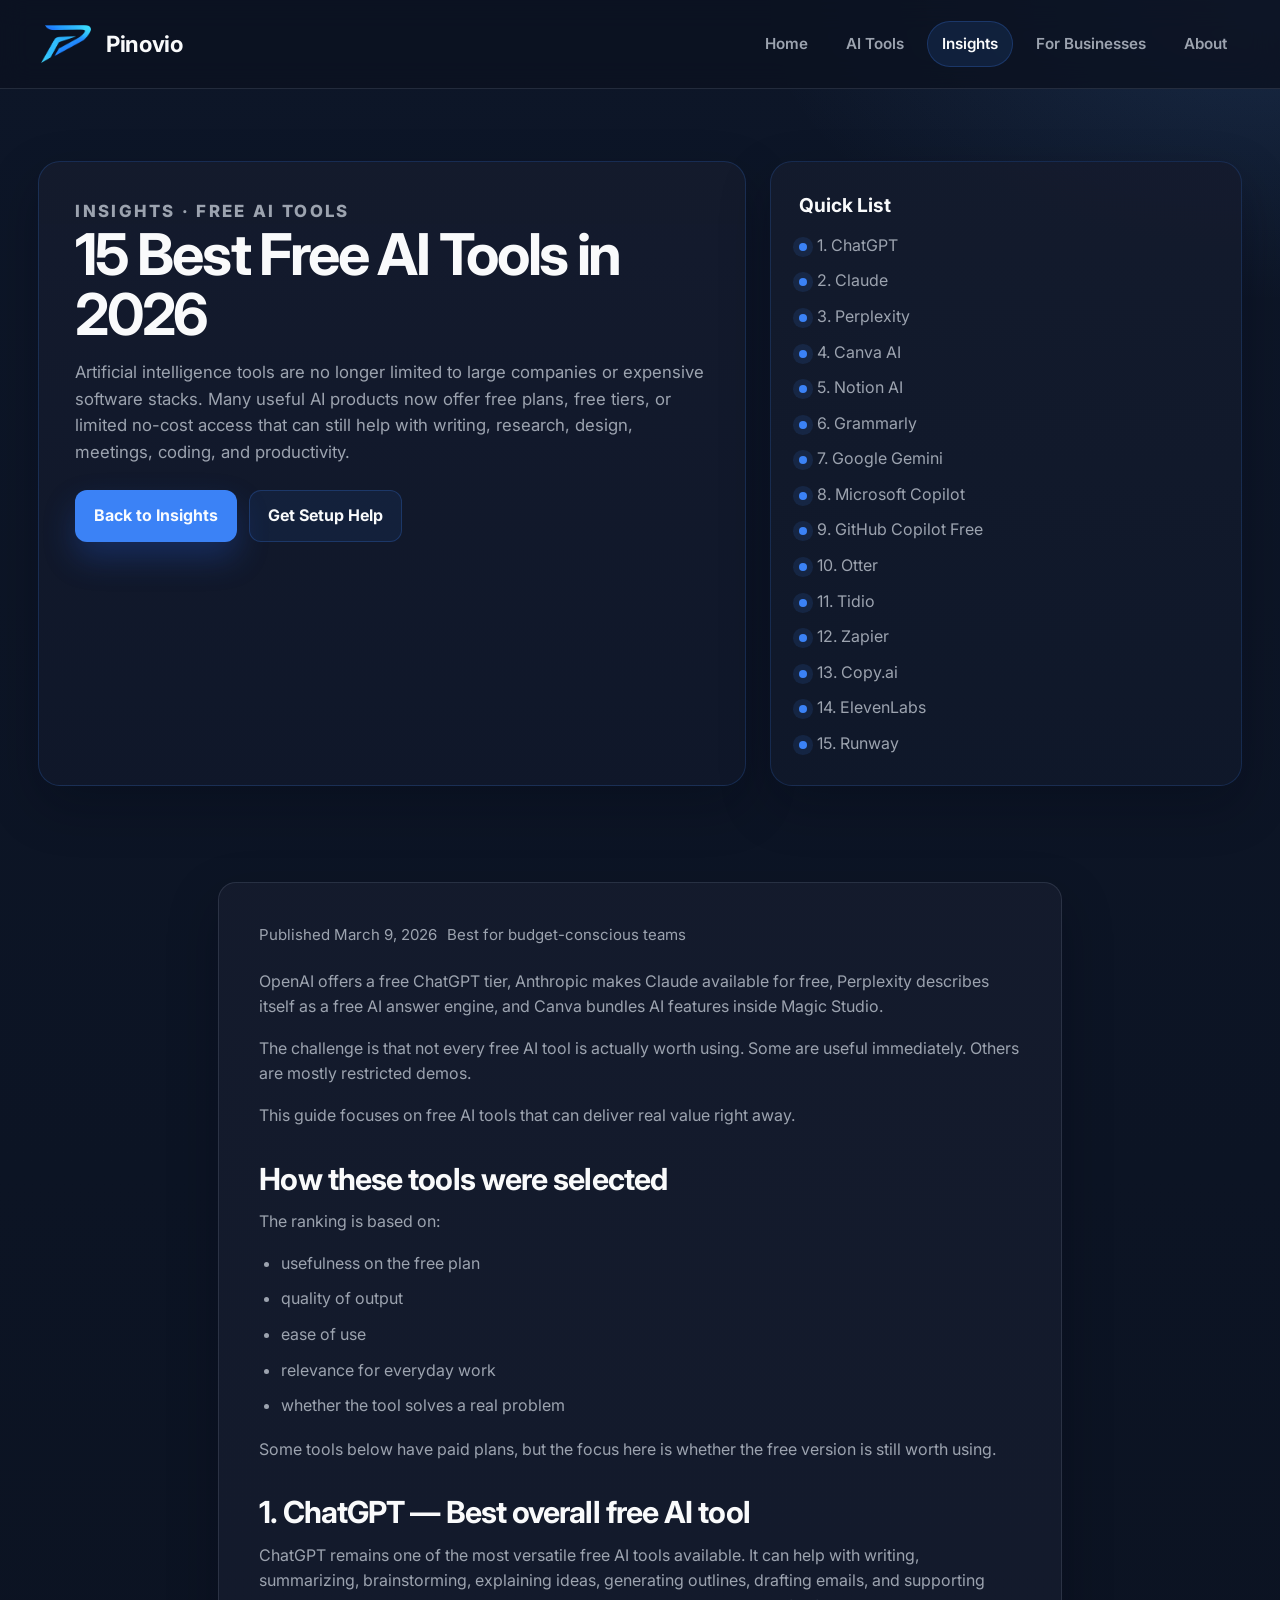
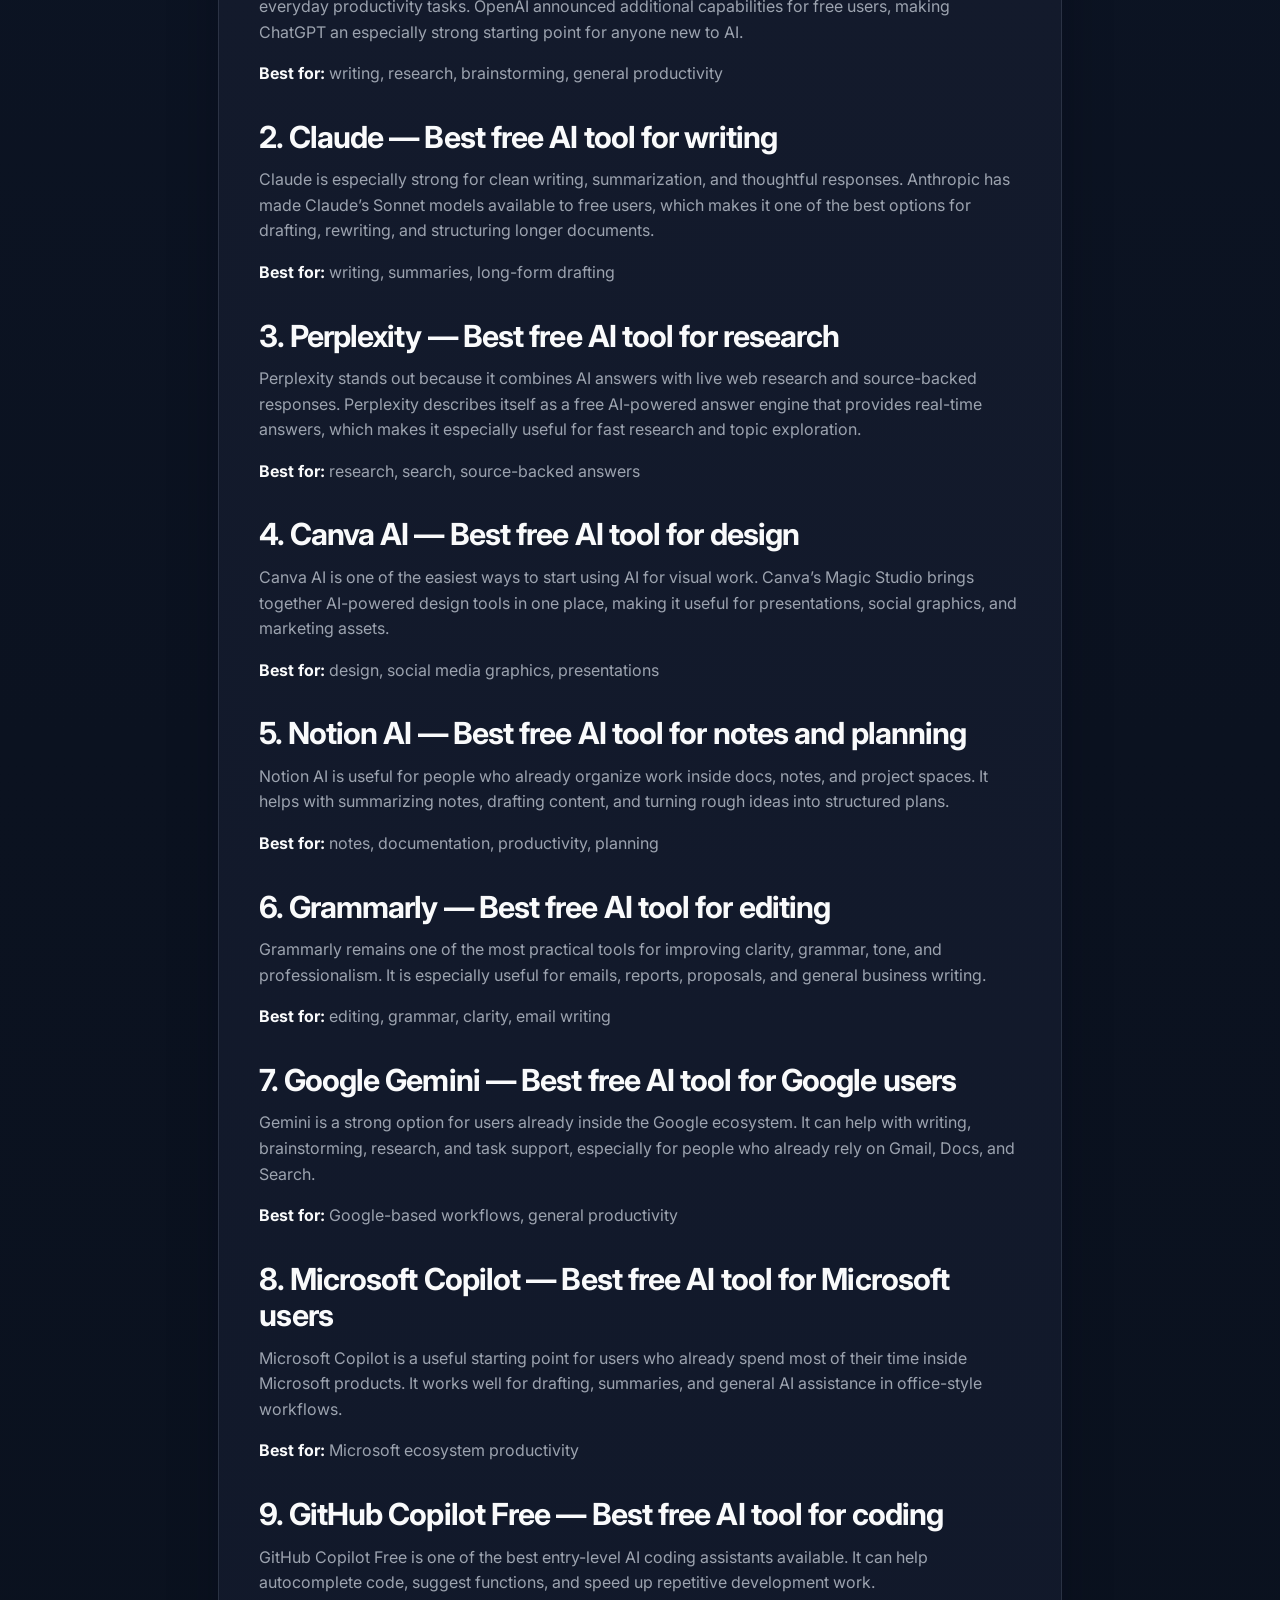
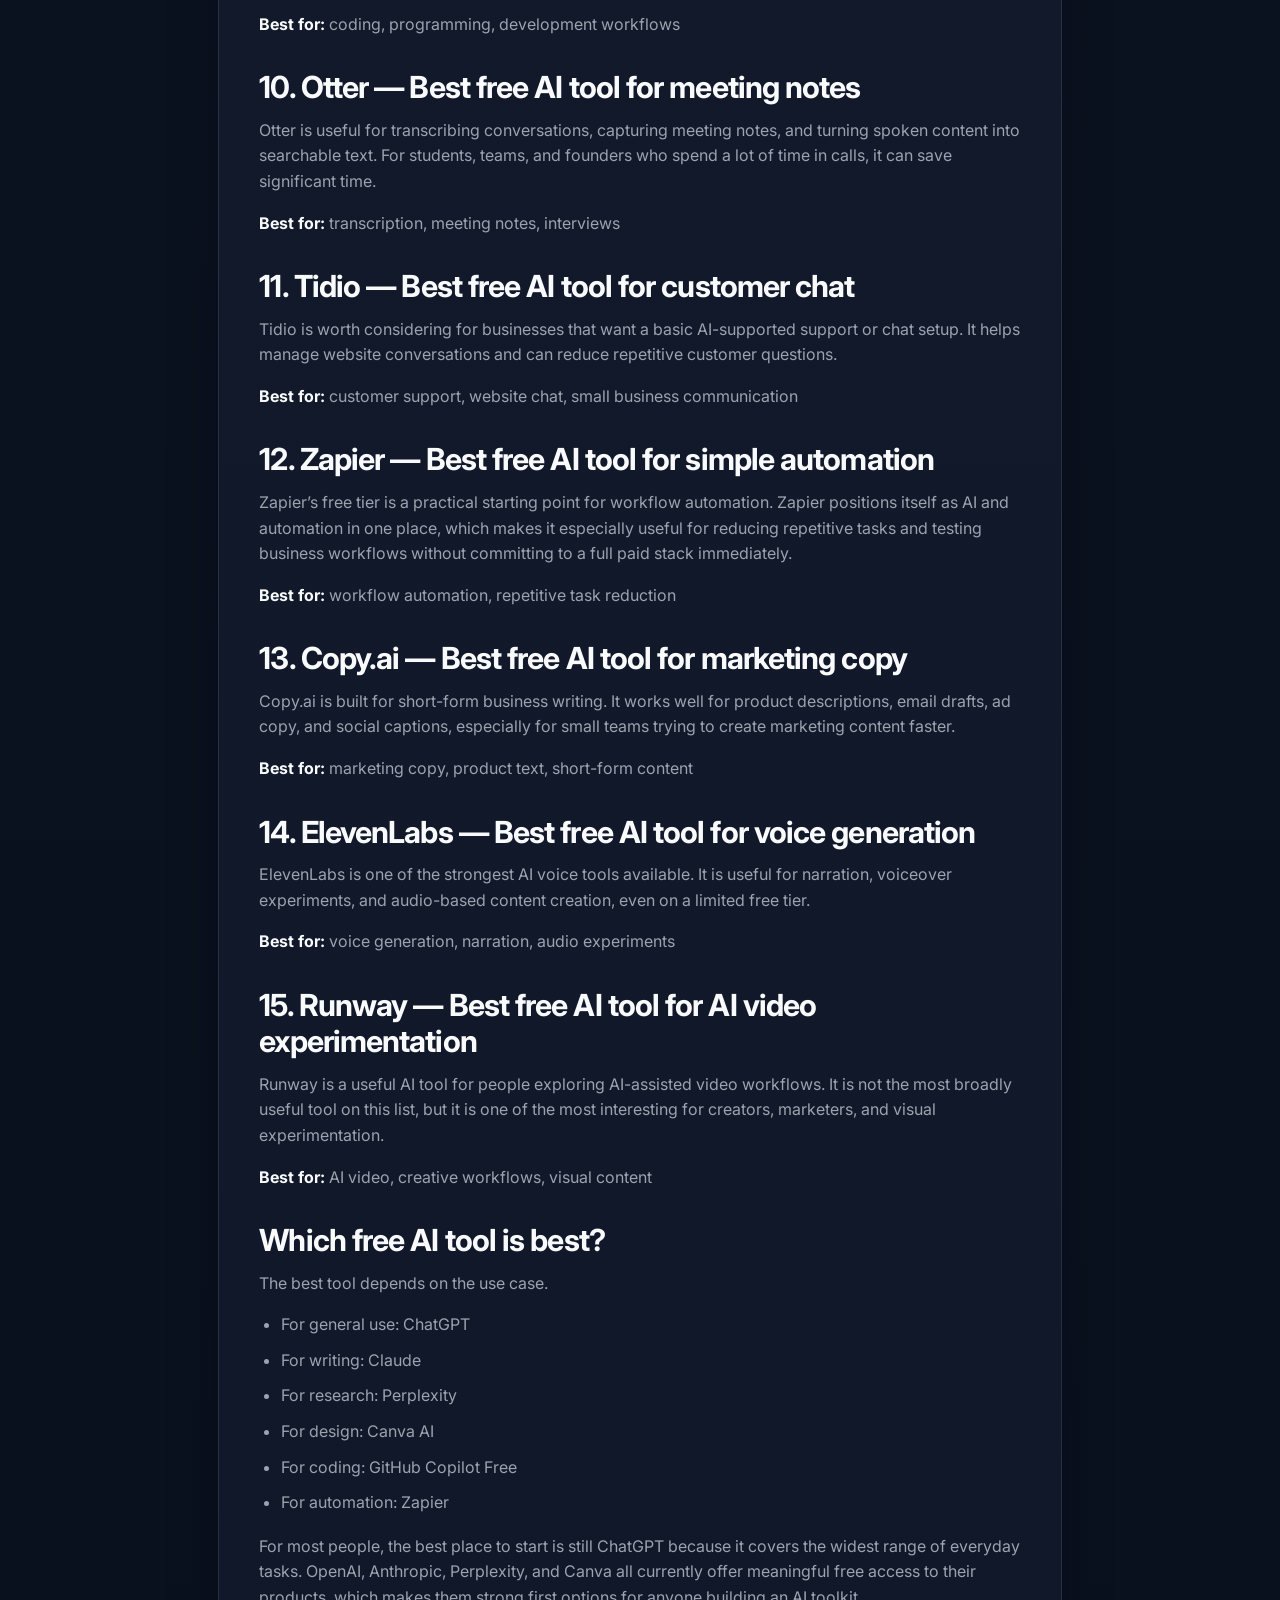
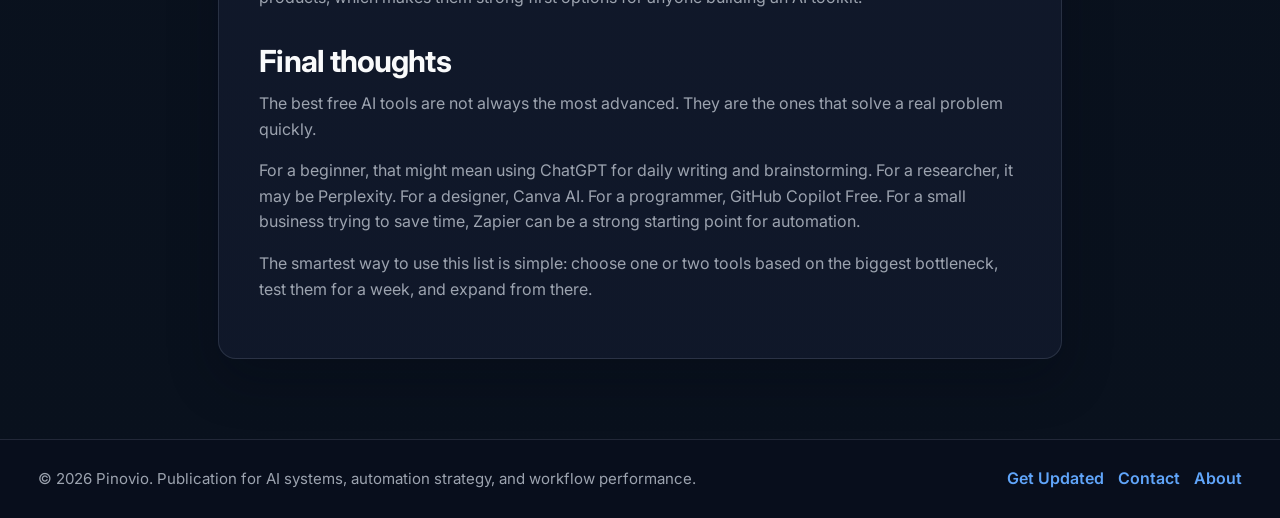
<file: best-free-ai-tools-2026.html>
<!DOCTYPE html>
<html lang="en">
<head>
  <meta charset="UTF-8">
  <meta name="viewport" content="width=device-width, initial-scale=1.0">
  <title>15 Best Free AI Tools in 2026 | Pinovio Insights</title>
  <meta name="description" content="A practical guide to the best free AI tools in 2026 for writing, research, design, meetings, coding, automation, and productivity.">
  <link rel="stylesheet" href="style.css?v=20260309">
</head>
<body>
  <header class="site-header">
    <div class="container nav-row">
      <a class="brand" href="index.html" aria-label="Pinovio home">
        <img src="assets/pinovio-logo-header.png" alt="Pinovio logo">
        <span>Pinovio</span>
      </a>
      <nav class="site-nav" aria-label="Primary">
        <a href="index.html">Home</a>
        <a href="accessories.html">AI Tools</a>
        <a href="insights.html" aria-current="page">Insights</a>
        <a href="for-businesses.html">For Businesses</a>
        <a href="about.html">About</a>
      </nav>
    </div>
  </header>

  <main>
    <section class="hero hero-compact">
      <div class="container hero-layout">
        <div class="hero-copy">
          <p class="eyebrow">Insights · Free AI Tools</p>
          <h1>15 Best Free AI Tools in 2026</h1>
          <p>Artificial intelligence tools are no longer limited to large companies or expensive software stacks. Many useful AI products now offer free plans, free tiers, or limited no-cost access that can still help with writing, research, design, meetings, coding, and productivity.</p>
          <div class="hero-actions">
            <a class="button button-primary" href="insights.html">Back to Insights</a>
            <a class="button button-secondary" href="for-businesses.html">Get Setup Help</a>
          </div>
        </div>
        <aside class="hero-panel">
          <h2>Quick List</h2>
          <ul>
            <li>1. ChatGPT</li>
            <li>2. Claude</li>
            <li>3. Perplexity</li>
            <li>4. Canva AI</li>
            <li>5. Notion AI</li>
            <li>6. Grammarly</li>
            <li>7. Google Gemini</li>
            <li>8. Microsoft Copilot</li>
            <li>9. GitHub Copilot Free</li>
            <li>10. Otter</li>
            <li>11. Tidio</li>
            <li>12. Zapier</li>
            <li>13. Copy.ai</li>
            <li>14. ElevenLabs</li>
            <li>15. Runway</li>
          </ul>
        </aside>
      </div>
    </section>

    <section class="section">
      <div class="container article-shell">
        <article class="card article-card article-body">
          <div class="article-header-meta">
            <span>Published March 9, 2026</span>
            <span>Best for budget-conscious teams</span>
          </div>

          <p>OpenAI offers a free ChatGPT tier, Anthropic makes Claude available for free, Perplexity describes itself as a free AI answer engine, and Canva bundles AI features inside Magic Studio.</p>
          <p>The challenge is that not every free AI tool is actually worth using. Some are useful immediately. Others are mostly restricted demos.</p>
          <p>This guide focuses on free AI tools that can deliver real value right away.</p>

          <h2>How these tools were selected</h2>
          <p>The ranking is based on:</p>
          <ul>
            <li>usefulness on the free plan</li>
            <li>quality of output</li>
            <li>ease of use</li>
            <li>relevance for everyday work</li>
            <li>whether the tool solves a real problem</li>
          </ul>
          <p>Some tools below have paid plans, but the focus here is whether the free version is still worth using.</p>

          <h2>1. ChatGPT — Best overall free AI tool</h2>
          <p>ChatGPT remains one of the most versatile free AI tools available. It can help with writing, summarizing, brainstorming, explaining ideas, generating outlines, drafting emails, and supporting everyday productivity tasks. OpenAI announced additional capabilities for free users, making ChatGPT an especially strong starting point for anyone new to AI.</p>
          <p><strong>Best for:</strong> writing, research, brainstorming, general productivity</p>

          <h2>2. Claude — Best free AI tool for writing</h2>
          <p>Claude is especially strong for clean writing, summarization, and thoughtful responses. Anthropic has made Claude&rsquo;s Sonnet models available to free users, which makes it one of the best options for drafting, rewriting, and structuring longer documents.</p>
          <p><strong>Best for:</strong> writing, summaries, long-form drafting</p>

          <h2>3. Perplexity — Best free AI tool for research</h2>
          <p>Perplexity stands out because it combines AI answers with live web research and source-backed responses. Perplexity describes itself as a free AI-powered answer engine that provides real-time answers, which makes it especially useful for fast research and topic exploration.</p>
          <p><strong>Best for:</strong> research, search, source-backed answers</p>

          <h2>4. Canva AI — Best free AI tool for design</h2>
          <p>Canva AI is one of the easiest ways to start using AI for visual work. Canva&rsquo;s Magic Studio brings together AI-powered design tools in one place, making it useful for presentations, social graphics, and marketing assets.</p>
          <p><strong>Best for:</strong> design, social media graphics, presentations</p>

          <h2>5. Notion AI — Best free AI tool for notes and planning</h2>
          <p>Notion AI is useful for people who already organize work inside docs, notes, and project spaces. It helps with summarizing notes, drafting content, and turning rough ideas into structured plans.</p>
          <p><strong>Best for:</strong> notes, documentation, productivity, planning</p>

          <h2>6. Grammarly — Best free AI tool for editing</h2>
          <p>Grammarly remains one of the most practical tools for improving clarity, grammar, tone, and professionalism. It is especially useful for emails, reports, proposals, and general business writing.</p>
          <p><strong>Best for:</strong> editing, grammar, clarity, email writing</p>

          <h2>7. Google Gemini — Best free AI tool for Google users</h2>
          <p>Gemini is a strong option for users already inside the Google ecosystem. It can help with writing, brainstorming, research, and task support, especially for people who already rely on Gmail, Docs, and Search.</p>
          <p><strong>Best for:</strong> Google-based workflows, general productivity</p>

          <h2>8. Microsoft Copilot — Best free AI tool for Microsoft users</h2>
          <p>Microsoft Copilot is a useful starting point for users who already spend most of their time inside Microsoft products. It works well for drafting, summaries, and general AI assistance in office-style workflows.</p>
          <p><strong>Best for:</strong> Microsoft ecosystem productivity</p>

          <h2>9. GitHub Copilot Free — Best free AI tool for coding</h2>
          <p>GitHub Copilot Free is one of the best entry-level AI coding assistants available. It can help autocomplete code, suggest functions, and speed up repetitive development work.</p>
          <p><strong>Best for:</strong> coding, programming, development workflows</p>

          <h2>10. Otter — Best free AI tool for meeting notes</h2>
          <p>Otter is useful for transcribing conversations, capturing meeting notes, and turning spoken content into searchable text. For students, teams, and founders who spend a lot of time in calls, it can save significant time.</p>
          <p><strong>Best for:</strong> transcription, meeting notes, interviews</p>

          <h2>11. Tidio — Best free AI tool for customer chat</h2>
          <p>Tidio is worth considering for businesses that want a basic AI-supported support or chat setup. It helps manage website conversations and can reduce repetitive customer questions.</p>
          <p><strong>Best for:</strong> customer support, website chat, small business communication</p>

          <h2>12. Zapier — Best free AI tool for simple automation</h2>
          <p>Zapier&rsquo;s free tier is a practical starting point for workflow automation. Zapier positions itself as AI and automation in one place, which makes it especially useful for reducing repetitive tasks and testing business workflows without committing to a full paid stack immediately.</p>
          <p><strong>Best for:</strong> workflow automation, repetitive task reduction</p>

          <h2>13. Copy.ai — Best free AI tool for marketing copy</h2>
          <p>Copy.ai is built for short-form business writing. It works well for product descriptions, email drafts, ad copy, and social captions, especially for small teams trying to create marketing content faster.</p>
          <p><strong>Best for:</strong> marketing copy, product text, short-form content</p>

          <h2>14. ElevenLabs — Best free AI tool for voice generation</h2>
          <p>ElevenLabs is one of the strongest AI voice tools available. It is useful for narration, voiceover experiments, and audio-based content creation, even on a limited free tier.</p>
          <p><strong>Best for:</strong> voice generation, narration, audio experiments</p>

          <h2>15. Runway — Best free AI tool for AI video experimentation</h2>
          <p>Runway is a useful AI tool for people exploring AI-assisted video workflows. It is not the most broadly useful tool on this list, but it is one of the most interesting for creators, marketers, and visual experimentation.</p>
          <p><strong>Best for:</strong> AI video, creative workflows, visual content</p>

          <h2>Which free AI tool is best?</h2>
          <p>The best tool depends on the use case.</p>
          <ul>
            <li>For general use: ChatGPT</li>
            <li>For writing: Claude</li>
            <li>For research: Perplexity</li>
            <li>For design: Canva AI</li>
            <li>For coding: GitHub Copilot Free</li>
            <li>For automation: Zapier</li>
          </ul>
          <p>For most people, the best place to start is still ChatGPT because it covers the widest range of everyday tasks. OpenAI, Anthropic, Perplexity, and Canva all currently offer meaningful free access to their products, which makes them strong first options for anyone building an AI toolkit.</p>

          <h2>Final thoughts</h2>
          <p>The best free AI tools are not always the most advanced. They are the ones that solve a real problem quickly.</p>
          <p>For a beginner, that might mean using ChatGPT for daily writing and brainstorming. For a researcher, it may be Perplexity. For a designer, Canva AI. For a programmer, GitHub Copilot Free. For a small business trying to save time, Zapier can be a strong starting point for automation.</p>
          <p>The smartest way to use this list is simple: choose one or two tools based on the biggest bottleneck, test them for a week, and expand from there.</p>
        </article>
      </div>
    </section>
  </main>

  <footer class="site-footer">
    <div class="container footer-row">
      <p>© 2026 Pinovio. Publication for AI systems, automation strategy, and workflow performance.</p>
      <div class="footer-links">
        <a href="index.html#join-updates">Get Updated</a>
        <a href="contact.html">Contact</a>
        <a href="about.html">About</a>
      </div>
    </div>
  </footer>
</body>
</html>
</file>
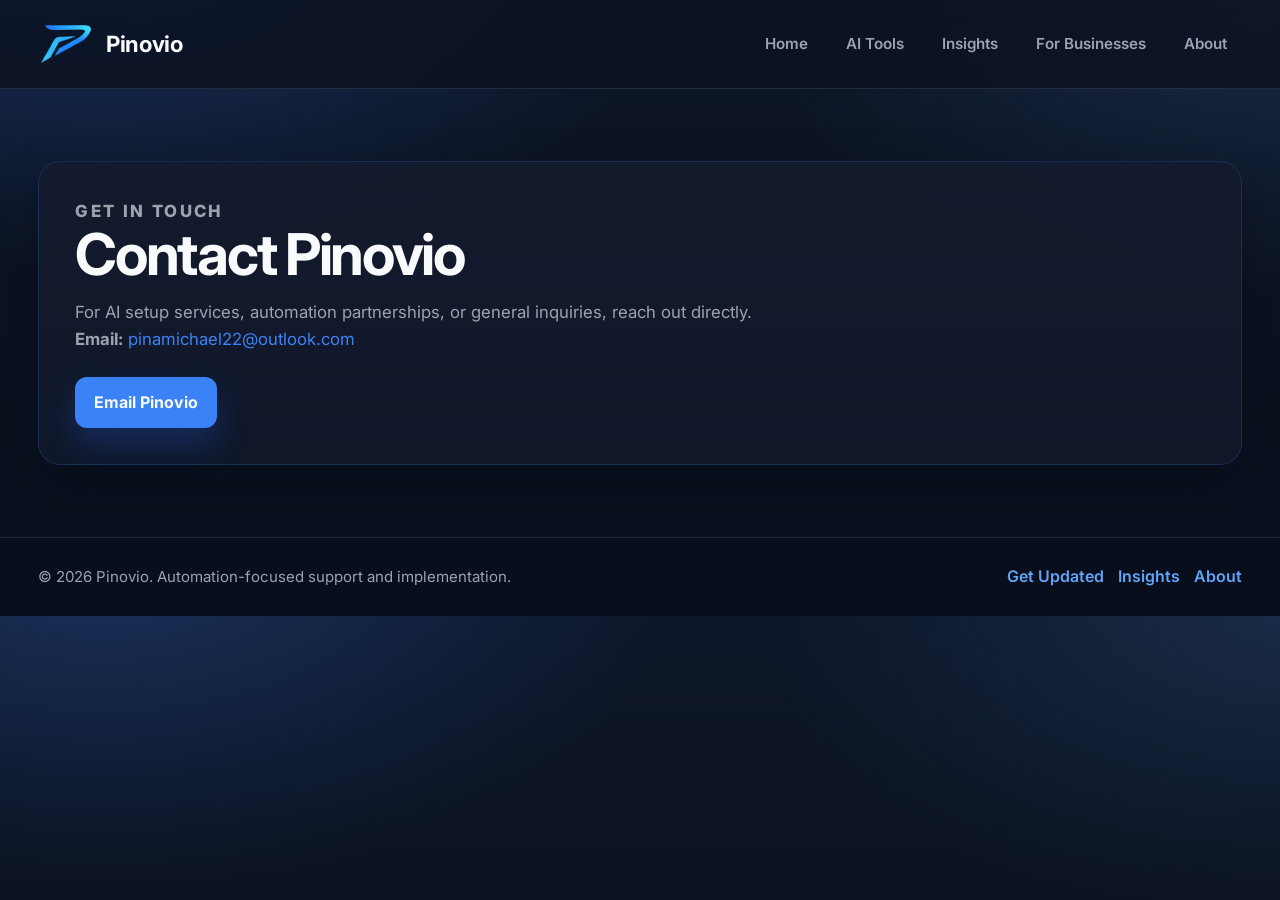
<file: contact.html>
<!DOCTYPE html>
<html lang="en">
<head>
  <meta charset="UTF-8">
  <meta name="viewport" content="width=device-width, initial-scale=1.0">
  <title>Contact | Pinovio</title>
  <meta name="description" content="Contact Pinovio for AI chatbot setup, workflow automation systems, partnerships, and general inquiries.">
  <link rel="stylesheet" href="style.css?v=20260309">
</head>
<body>
  <header class="site-header">
    <div class="container nav-row">
      <a class="brand" href="index.html" aria-label="Pinovio home">
        <img src="assets/pinovio-logo-header.png" alt="Pinovio logo">
        <span>Pinovio</span>
      </a>
      <nav class="site-nav" aria-label="Primary">
        <a href="index.html">Home</a>
        <a href="accessories.html">AI Tools</a>
        <a href="insights.html">Insights</a>
        <a href="for-businesses.html">For Businesses</a>
        <a href="about.html">About</a>
      </nav>
    </div>
  </header>

  <main>
    <section class="hero hero-compact">
      <div class="container hero-layout">
        <div class="hero-copy">
          <p class="eyebrow">Get in Touch</p>
          <h1>Contact Pinovio</h1>
          <p>For AI setup services, automation partnerships, or general inquiries, reach out directly.</p>
          <p class="contact-line"><strong>Email:</strong> <a href="mailto:pinamichael22@outlook.com">pinamichael22@outlook.com</a></p>
          <div class="hero-actions">
            <a class="button button-primary" href="mailto:pinamichael22@outlook.com">Email Pinovio</a>
          </div>
        </div>
      </div>
    </section>
  </main>

  <footer class="site-footer">
    <div class="container footer-row">
      <p>© 2026 Pinovio. Automation-focused support and implementation.</p>
      <div class="footer-links">
        <a href="index.html#join-updates">Get Updated</a>
        <a href="insights.html">Insights</a>
        <a href="about.html">About</a>
      </div>
    </div>
  </footer>
</body>
</html>
</file>
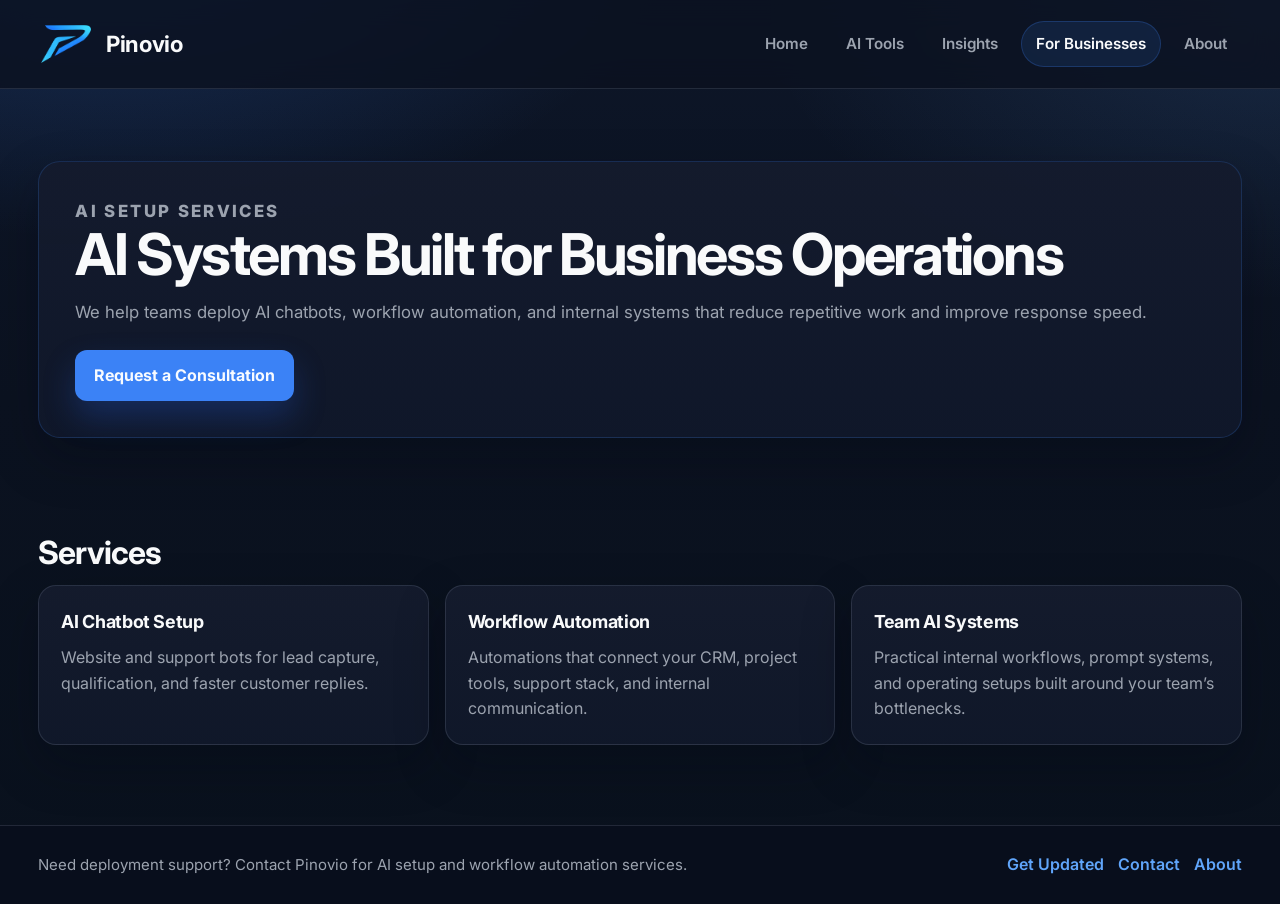
<file: for-businesses.html>
<!DOCTYPE html>
<html lang="en">
<head>
  <meta charset="UTF-8">
  <meta name="viewport" content="width=device-width, initial-scale=1.0">
  <title>For Businesses | Pinovio</title>
  <meta name="description" content="Pinovio provides AI setup services for businesses, including chatbot deployment, workflow automation systems, and productivity stack implementation.">
  <link rel="stylesheet" href="style.css?v=20260309">
</head>
<body>
  <header class="site-header">
    <div class="container nav-row">
      <a class="brand" href="index.html" aria-label="Pinovio home">
        <img src="assets/pinovio-logo-header.png" alt="Pinovio logo">
        <span>Pinovio</span>
      </a>
      <nav class="site-nav" aria-label="Primary">
        <a href="index.html">Home</a>
        <a href="accessories.html">AI Tools</a>
        <a href="insights.html">Insights</a>
        <a href="for-businesses.html" aria-current="page">For Businesses</a>
        <a href="about.html">About</a>
      </nav>
    </div>
  </header>

  <main>
    <section class="hero hero-compact">
      <div class="container hero-layout">
        <div class="hero-copy">
          <p class="eyebrow">AI Setup Services</p>
          <h1>AI Systems Built for Business Operations</h1>
          <p>We help teams deploy AI chatbots, workflow automation, and internal systems that reduce repetitive work and improve response speed.</p>
          <div class="hero-actions">
            <a class="button button-primary" href="contact.html">Request a Consultation</a>
          </div>
        </div>
      </div>
    </section>

    <section class="section">
      <div class="container">
        <h2>Services</h2>
        <div class="grid grid-3">
          <article class="card">
            <h3>AI Chatbot Setup</h3>
            <p>Website and support bots for lead capture, qualification, and faster customer replies.</p>
          </article>
          <article class="card">
            <h3>Workflow Automation</h3>
            <p>Automations that connect your CRM, project tools, support stack, and internal communication.</p>
          </article>
          <article class="card">
            <h3>Team AI Systems</h3>
            <p>Practical internal workflows, prompt systems, and operating setups built around your team’s bottlenecks.</p>
          </article>
        </div>
      </div>
    </section>
  </main>

  <footer class="site-footer">
    <div class="container footer-row">
      <p>Need deployment support? Contact Pinovio for AI setup and workflow automation services.</p>
      <div class="footer-links">
        <a href="index.html#join-updates">Get Updated</a>
        <a href="contact.html">Contact</a>
        <a href="about.html">About</a>
      </div>
    </div>
  </footer>
</body>
</html>
</file>
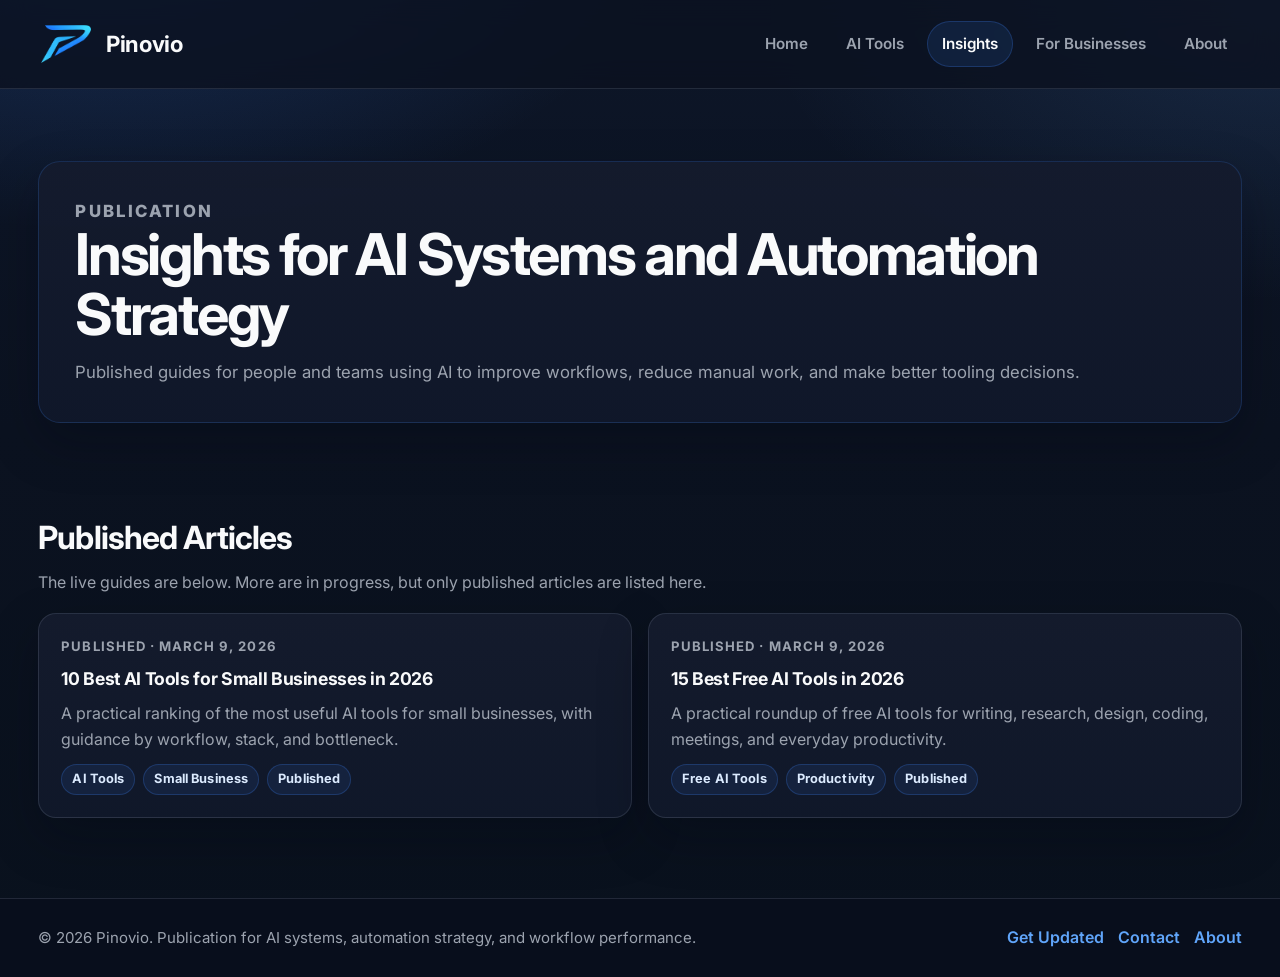
<file: insights.html>
<!DOCTYPE html>
<html lang="en">
<head>
  <meta charset="UTF-8">
  <meta name="viewport" content="width=device-width, initial-scale=1.0">
  <title>Insights | Pinovio AI Systems Publication</title>
  <meta name="description" content="Insights by Pinovio: publication on AI tools, automation systems, chatbot implementation, workflow optimization, and productivity strategy.">
  <link rel="stylesheet" href="style.css?v=20260309">
</head>
<body>
  <header class="site-header">
    <div class="container nav-row">
      <a class="brand" href="index.html" aria-label="Pinovio home">
        <img src="assets/pinovio-logo-header.png" alt="Pinovio logo">
        <span>Pinovio</span>
      </a>
      <nav class="site-nav" aria-label="Primary">
        <a href="index.html">Home</a>
        <a href="accessories.html">AI Tools</a>
        <a href="insights.html" aria-current="page">Insights</a>
        <a href="for-businesses.html">For Businesses</a>
        <a href="about.html">About</a>
      </nav>
    </div>
  </header>

  <main>
    <section class="hero hero-compact">
      <div class="container hero-layout">
        <div class="hero-copy">
          <p class="eyebrow">Publication</p>
          <h1>Insights for AI Systems and Automation Strategy</h1>
          <p>Published guides for people and teams using AI to improve workflows, reduce manual work, and make better tooling decisions.</p>
        </div>
      </div>
    </section>

    <section class="section">
      <div class="container">
        <h2>Published Articles</h2>
        <p class="section-intro">The live guides are below. More are in progress, but only published articles are listed here.</p>
        <div class="publication-grid">
          <article class="card publication-card">
            <p class="publication-meta">Published · March 9, 2026</p>
            <h3><a href="best-ai-tools-small-businesses-2026.html">10 Best AI Tools for Small Businesses in 2026</a></h3>
            <p>A practical ranking of the most useful AI tools for small businesses, with guidance by workflow, stack, and bottleneck.</p>
            <div class="tag-list" aria-label="Article categories">
              <span class="tag">AI Tools</span>
              <span class="tag">Small Business</span>
              <span class="tag">Published</span>
            </div>
          </article>

          <article class="card publication-card">
            <p class="publication-meta">Published · March 9, 2026</p>
            <h3><a href="best-free-ai-tools-2026.html">15 Best Free AI Tools in 2026</a></h3>
            <p>A practical roundup of free AI tools for writing, research, design, coding, meetings, and everyday productivity.</p>
            <div class="tag-list" aria-label="Article categories">
              <span class="tag">Free AI Tools</span>
              <span class="tag">Productivity</span>
              <span class="tag">Published</span>
            </div>
          </article>
        </div>
      </div>
    </section>
  </main>

  <footer class="site-footer">
    <div class="container footer-row">
      <p>© 2026 Pinovio. Publication for AI systems, automation strategy, and workflow performance.</p>
      <div class="footer-links">
        <a href="index.html#join-updates">Get Updated</a>
        <a href="contact.html">Contact</a>
        <a href="about.html">About</a>
      </div>
    </div>
  </footer>
</body>
</html>
</file>
<file: style.css>
@import url('https://fonts.googleapis.com/css2?family=Inter:wght@400;500;600;700;800&display=swap');

:root {
  --bg: #0b1220;
  --surface: #141b2d;
  --surface-alt: #10182a;
  --surface-soft: rgba(59, 130, 246, 0.12);
  --text: #f9fafb;
  --muted: #9ca3af;
  --line: rgba(148, 163, 184, 0.18);
  --accent: #3b82f6;
  --accent-strong: #60a5fa;
  --accent-deep: #2563eb;
  --ring: rgba(59, 130, 246, 0.32);
  --radius: 18px;
  --shadow-sm: 0 20px 50px rgba(3, 7, 18, 0.28);
  --shadow-md: 0 28px 68px rgba(3, 7, 18, 0.38);
}

* {
  box-sizing: border-box;
}

html,
body {
  margin: 0;
  padding: 0;
}

body {
  font-family: 'Inter', 'Segoe UI', sans-serif;
  color: var(--text);
  background:
    radial-gradient(980px 580px at 8% -12%, rgba(59, 130, 246, 0.26), transparent 60%),
    radial-gradient(900px 520px at 100% 0%, rgba(96, 165, 250, 0.14), transparent 58%),
    linear-gradient(180deg, #0d1628 0%, #0b1220 44%, #09111d 100%);
  line-height: 1.6;
  color-scheme: dark;
}

body.modal-open {
  overflow: hidden;
}

::selection {
  background: rgba(59, 130, 246, 0.28);
  color: var(--text);
}

a {
  color: var(--accent);
  text-decoration: none;
  transition: color 0.18s ease, background-color 0.18s ease, border-color 0.18s ease, transform 0.18s ease, box-shadow 0.18s ease;
}

a:hover {
  color: var(--accent-strong);
  text-decoration: none;
}

button,
.button,
input[type='button'],
input[type='submit'],
input[type='reset'],
[role='button'] {
  cursor: pointer;
}

.container {
  width: 100%;
  max-width: none;
  margin: 0;
  padding-inline: clamp(20px, 3vw, 48px);
}

.site-header {
  position: sticky;
  top: 0;
  z-index: 12;
  backdrop-filter: blur(14px);
  background: rgba(11, 18, 32, 0.82);
  border-bottom: 1px solid var(--line);
}

.nav-row {
  display: flex;
  align-items: center;
  justify-content: space-between;
  gap: 16px;
  min-height: 88px;
}

.brand {
  display: inline-flex;
  align-items: center;
  gap: 12px;
  font-family: 'Inter', 'Segoe UI', sans-serif;
  font-weight: 700;
  font-size: 1.4rem;
  letter-spacing: -0.02em;
  color: var(--text);
}

.brand img {
  width: 56px;
  height: auto;
  display: block;
  filter: none;
}

.site-nav {
  display: flex;
  align-items: center;
  gap: 8px;
  flex-wrap: wrap;
  justify-content: flex-end;
}

.site-nav a {
  padding: 10px 14px;
  border-radius: 999px;
  color: var(--muted);
  font-weight: 600;
  font-size: 0.95rem;
  border: 1px solid transparent;
}

.site-nav a:hover,
.site-nav a[aria-current='page'] {
  color: var(--text);
  background: var(--surface-soft);
  border-color: rgba(59, 130, 246, 0.24);
}

.hero {
  padding: 96px 0 56px;
}

.hero-compact {
  padding-top: 72px;
}

.hero-layout {
  display: grid;
  grid-template-columns: minmax(0, 1.2fr) minmax(0, 0.8fr);
  gap: 24px;
  align-items: stretch;
}

.hero-layout-single {
  grid-template-columns: minmax(0, 1fr);
}

.hero-layout > :only-child {
  grid-column: 1 / -1;
}

.hero-copy {
  background:
    linear-gradient(180deg, rgba(20, 27, 45, 0.98) 0%, rgba(16, 24, 42, 0.96) 100%);
  border: 1px solid rgba(59, 130, 246, 0.2);
  border-radius: calc(var(--radius) + 4px);
  padding: 36px;
  box-shadow: var(--shadow-sm);
}

.eyebrow {
  margin: 0 0 12px;
  font-weight: 800;
  font-size: 0.78rem;
  letter-spacing: 0.14em;
  text-transform: uppercase;
  color: var(--accent-strong);
}

.hero h1 {
  margin: 0 0 14px;
  font-family: 'Inter', 'Segoe UI', sans-serif;
  font-size: clamp(2.2rem, 4.8vw, 3.6rem);
  line-height: 1.04;
  letter-spacing: -0.04em;
}

.hero p {
  margin: 0;
  color: var(--muted);
  font-size: 1.05rem;
}

.hero-panel {
  background:
    linear-gradient(180deg, rgba(20, 27, 45, 0.94) 0%, rgba(16, 24, 42, 0.94) 100%);
  border: 1px solid rgba(59, 130, 246, 0.18);
  border-radius: calc(var(--radius) + 4px);
  padding: 28px;
  box-shadow: var(--shadow-sm);
}

.hero-panel h2 {
  margin: 0 0 12px;
  font-family: 'Inter', 'Segoe UI', sans-serif;
  font-size: 1.2rem;
}

.hero-panel ul {
  margin: 0;
  padding: 0;
  list-style: none;
  display: grid;
  gap: 10px;
}

.hero-panel li {
  color: var(--muted);
  position: relative;
  padding-left: 18px;
}

.hero-panel li::before {
  content: '';
  position: absolute;
  left: 0;
  top: 10px;
  width: 8px;
  height: 8px;
  border-radius: 50%;
  background: var(--accent);
  box-shadow: 0 0 0 6px rgba(59, 130, 246, 0.12);
}

.hero-actions {
  display: flex;
  gap: 12px;
  margin-top: 24px;
  flex-wrap: wrap;
}

.button {
  display: inline-flex;
  align-items: center;
  justify-content: center;
  padding: 12px 18px;
  border-radius: 12px;
  font-weight: 700;
  border: 1px solid transparent;
  transition: transform 0.18s ease, box-shadow 0.18s ease, background-color 0.18s ease, border-color 0.18s ease, color 0.18s ease;
}

.button:hover {
  text-decoration: none;
  transform: translateY(-1px);
}

.button-primary {
  background: var(--accent);
  color: #f8fbff;
  box-shadow: 0 16px 32px rgba(37, 99, 235, 0.26);
}

.button-primary:hover {
  background: var(--accent-deep);
  color: #f8fbff;
  box-shadow: 0 20px 40px rgba(37, 99, 235, 0.3);
}

.button-secondary {
  background: rgba(59, 130, 246, 0.08);
  color: var(--text);
  border-color: rgba(59, 130, 246, 0.24);
}

.button-secondary:hover {
  background: rgba(59, 130, 246, 0.16);
  color: var(--text);
  border-color: rgba(96, 165, 250, 0.34);
}

.email-modal {
  position: fixed;
  inset: 0;
  z-index: 30;
  display: none;
  align-items: center;
  justify-content: center;
  padding: 20px;
  background: rgba(2, 6, 23, 0.72);
}

.email-modal.show {
  display: flex;
}

.modal-card {
  width: min(560px, 100%);
  background: linear-gradient(180deg, rgba(20, 27, 45, 1) 0%, rgba(16, 24, 42, 1) 100%);
  border: 1px solid rgba(59, 130, 246, 0.22);
  border-radius: calc(var(--radius) + 6px);
  padding: 24px;
  position: relative;
  box-shadow: var(--shadow-md);
}

.modal-card h2 {
  margin: 0 0 10px;
  font-size: clamp(1.45rem, 2.6vw, 1.9rem);
  line-height: 1.15;
}

.modal-copy {
  margin: 0 0 14px;
  color: var(--muted);
}

.modal-close {
  position: absolute;
  top: 10px;
  right: 10px;
  width: 34px;
  height: 34px;
  border: 1px solid var(--line);
  border-radius: 50%;
  background: var(--surface-alt);
  color: var(--text);
  font-size: 1.1rem;
  font-weight: 700;
}

.email-capture-form label {
  display: block;
  margin-bottom: 6px;
  font-weight: 600;
  font-size: 0.94rem;
}

.email-row {
  display: flex;
  gap: 10px;
}

.email-row input {
  flex: 1;
  min-height: 46px;
  border: 1px solid var(--line);
  border-radius: 12px;
  padding: 10px 12px;
  font: inherit;
  color: var(--text);
  background: rgba(11, 18, 32, 0.88);
}

.email-row input::placeholder {
  color: var(--muted);
}

.email-row input:focus {
  outline: 2px solid var(--ring);
  border-color: rgba(96, 165, 250, 0.38);
}

.email-note {
  min-height: 20px;
  margin: 8px 0 0;
  font-size: 0.9rem;
  color: var(--muted);
}

.section {
  padding: 40px 0 64px;
}

.section-muted {
  padding-top: 48px;
  background: rgba(20, 27, 45, 0.72);
  border-top: 1px solid var(--line);
  border-bottom: 1px solid var(--line);
}

.section h2 {
  margin: 0 0 14px;
  font-family: 'Inter', 'Segoe UI', sans-serif;
  font-size: clamp(1.5rem, 2.5vw, 2.05rem);
  line-height: 1.16;
  letter-spacing: -0.03em;
}

.section-intro {
  margin: 0 0 18px;
  color: var(--muted);
  max-width: 70ch;
}

.grid {
  display: grid;
  gap: 16px;
}

.grid-2 {
  grid-template-columns: repeat(2, minmax(0, 1fr));
}

.grid-3 {
  grid-template-columns: repeat(3, minmax(0, 1fr));
}

.card {
  background: linear-gradient(180deg, rgba(20, 27, 45, 0.98) 0%, rgba(16, 24, 42, 0.98) 100%);
  border: 1px solid var(--line);
  border-radius: var(--radius);
  padding: 22px;
  box-shadow: var(--shadow-sm);
}

.decision-grid {
  display: grid;
  grid-template-columns: repeat(3, minmax(0, 1fr));
  gap: 14px;
}

.decision-card h3 {
  margin: 0 0 6px;
}

.decision-card p {
  margin: 0 0 14px;
}

.decision-card .button {
  width: 100%;
}

.card h3 {
  margin: 0 0 8px;
  font-family: 'Inter', 'Segoe UI', sans-serif;
  font-size: 1.12rem;
  letter-spacing: -0.02em;
}

.card p {
  margin: 0;
  color: var(--muted);
}

.publication-grid {
  display: grid;
  grid-template-columns: repeat(2, minmax(0, 1fr));
  gap: 16px;
}

.publication-card {
  display: flex;
  flex-direction: column;
  gap: 10px;
}

.update-card {
  display: flex;
  flex-direction: column;
  gap: 18px;
}

.update-card-header {
  display: flex;
  align-items: center;
  justify-content: space-between;
  gap: 12px;
}

.update-card-header .publication-meta {
  margin: 0;
}

.update-card-header a {
  color: var(--accent-strong);
  font-weight: 600;
}

.update-list {
  display: grid;
  gap: 12px;
}

.update-item {
  display: flex;
  flex-direction: column;
  gap: 4px;
  padding: 16px;
  border-radius: 14px;
  border: 1px solid var(--line);
  background: rgba(11, 18, 32, 0.42);
  color: var(--text);
}

.update-item:hover {
  border-color: rgba(96, 165, 250, 0.34);
  background: rgba(59, 130, 246, 0.08);
  color: var(--text);
}

.update-item-static:hover {
  border-color: var(--line);
  background: rgba(11, 18, 32, 0.42);
}

.update-title {
  font-weight: 700;
  line-height: 1.35;
}

.update-meta {
  color: var(--muted);
  font-size: 0.94rem;
}

.publication-card a {
  color: inherit;
}

.publication-card a:hover {
  color: var(--accent-strong);
}

.publication-card h3 {
  margin: 0;
  font-size: 1.1rem;
  line-height: 1.35;
}

.publication-meta {
  margin: 0;
  font-size: 0.82rem;
  font-weight: 700;
  letter-spacing: 0.08em;
  text-transform: uppercase;
  color: var(--accent-strong);
}

.tag-list {
  display: flex;
  flex-wrap: wrap;
  gap: 8px;
  margin-top: 2px;
}

.tag {
  display: inline-flex;
  align-items: center;
  min-height: 28px;
  padding: 4px 10px;
  border-radius: 999px;
  border: 1px solid rgba(59, 130, 246, 0.24);
  background: rgba(59, 130, 246, 0.1);
  color: #dbeafe;
  font-size: 0.8rem;
  font-weight: 700;
  letter-spacing: 0.01em;
}

.muted {
  margin-top: 8px;
  font-size: 0.93rem;
  color: var(--muted);
}

.article-shell {
  max-width: 920px;
  margin: 0 auto;
}

.article-card {
  padding: clamp(24px, 4vw, 40px);
}

.article-header-meta {
  display: flex;
  flex-wrap: wrap;
  gap: 10px;
  margin-bottom: 22px;
  color: var(--muted);
  font-size: 0.94rem;
}

.article-body > :first-child {
  margin-top: 0;
}

.article-body h2 {
  margin: 32px 0 12px;
  font-size: clamp(1.42rem, 2.5vw, 1.9rem);
  line-height: 1.2;
  letter-spacing: -0.03em;
}

.article-body h3 {
  margin: 22px 0 8px;
  font-size: 1.1rem;
  letter-spacing: -0.02em;
}

.article-body p,
.article-body li {
  color: var(--muted);
  font-size: 1rem;
}

.article-body p {
  margin: 0 0 16px;
}

.article-body ul,
.article-body ol {
  margin: 0 0 18px;
  padding-left: 22px;
}

.article-body li + li {
  margin-top: 10px;
}

.article-body strong {
  color: var(--text);
}

.contact-line {
  margin-top: 14px;
}

.site-footer {
  margin-top: 16px;
  border-top: 1px solid var(--line);
  background: rgba(8, 15, 29, 0.92);
}

.footer-row {
  display: flex;
  align-items: center;
  justify-content: space-between;
  gap: 14px;
  min-height: 78px;
}

.footer-row p {
  margin: 0;
  color: var(--muted);
  font-size: 0.94rem;
}

.footer-links {
  display: flex;
  align-items: center;
  gap: 14px;
}

.footer-links a {
  color: var(--accent-strong);
  font-weight: 600;
}

.footer-links a:hover {
  color: #93c5fd;
}

@media (max-width: 980px) {
  .hero-layout,
  .grid-3,
  .decision-grid,
  .publication-grid {
    grid-template-columns: 1fr;
  }

  .grid-2 {
    grid-template-columns: 1fr;
  }

  .hero {
    padding-top: 64px;
  }
}

@media (max-width: 760px) {
  .nav-row {
    min-height: auto;
    padding: 16px 0;
    flex-direction: column;
    align-items: flex-start;
  }

  .site-nav {
    justify-content: flex-start;
  }

  .hero-copy,
  .hero-panel,
  .card {
    padding: 22px;
  }

  .email-row {
    flex-direction: column;
  }

  .brand {
    font-size: 1.24rem;
  }

  .brand img {
    width: 48px;
  }

  .footer-row {
    min-height: auto;
    padding: 18px 0;
    flex-direction: column;
    align-items: flex-start;
  }
}
</file>
